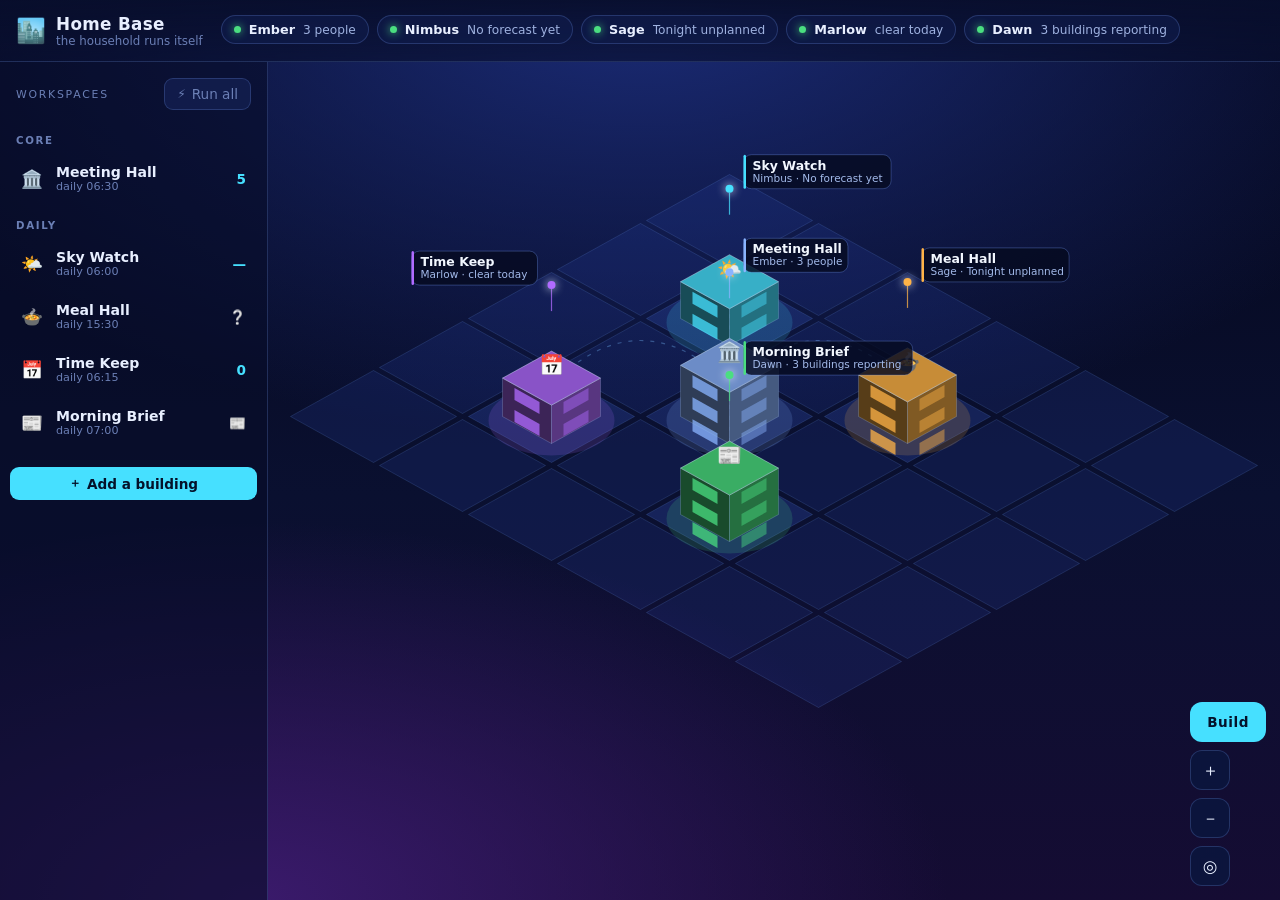
<file: family-city/index.html>
<!doctype html>
<html lang="en">
<head>
  <meta charset="utf-8" />
  <meta name="viewport" content="width=device-width, initial-scale=1, viewport-fit=cover" />
  <title>Family City</title>
  <meta name="description" content="A city you build for your household — every building is an agent with its own job and schedule." />
  <meta name="color-scheme" content="dark" />
  <link rel="icon" href="data:image/svg+xml,<svg xmlns='http://www.w3.org/2000/svg' viewBox='0 0 100 100'><text y='.9em' font-size='90'>🏙️</text></svg>" />
  <link rel="stylesheet" href="./styles.css" />
</head>
<body>
  <div class="app">
    <header class="topbar">
      <div class="brand">
        <span class="brand-mark" aria-hidden="true">🏙️</span>
        <div>
          <h1 id="cityName">Home Base</h1>
          <p id="cityTagline" class="brand-tag">the household runs itself</p>
        </div>
      </div>
      <div class="ticker-wrap">
        <div id="ticker" class="ticker" role="list" aria-label="Agent status"></div>
      </div>
    </header>

    <div class="stage">
      <aside id="rail" class="rail" aria-label="Buildings"></aside>

      <main class="map" id="map">
        <div class="map-tools">
          <button id="addBuilding" class="tool primary wide" type="button" title="Add a building">Build</button>
          <button id="zoomIn" class="tool" type="button" aria-label="Zoom in">＋</button>
          <button id="zoomOut" class="tool" type="button" aria-label="Zoom out">－</button>
          <button id="recenter" class="tool" type="button" aria-label="Re-center the city">◎</button>
        </div>
        <p class="place-hint">Pick an empty lot for your new building · <kbd>Esc</kbd> to cancel</p>
      </main>
    </div>

    <aside id="panel" class="panel" hidden aria-label="Building details"></aside>
    <div id="modal" class="modal" hidden></div>
  </div>

  <noscript>
    <p style="padding:2rem;color:#dbe6ff">Family City needs JavaScript. Everything runs locally in your browser — nothing is sent anywhere.</p>
  </noscript>

  <script type="module" src="./js/main.js"></script>
</body>
</html>
</file>
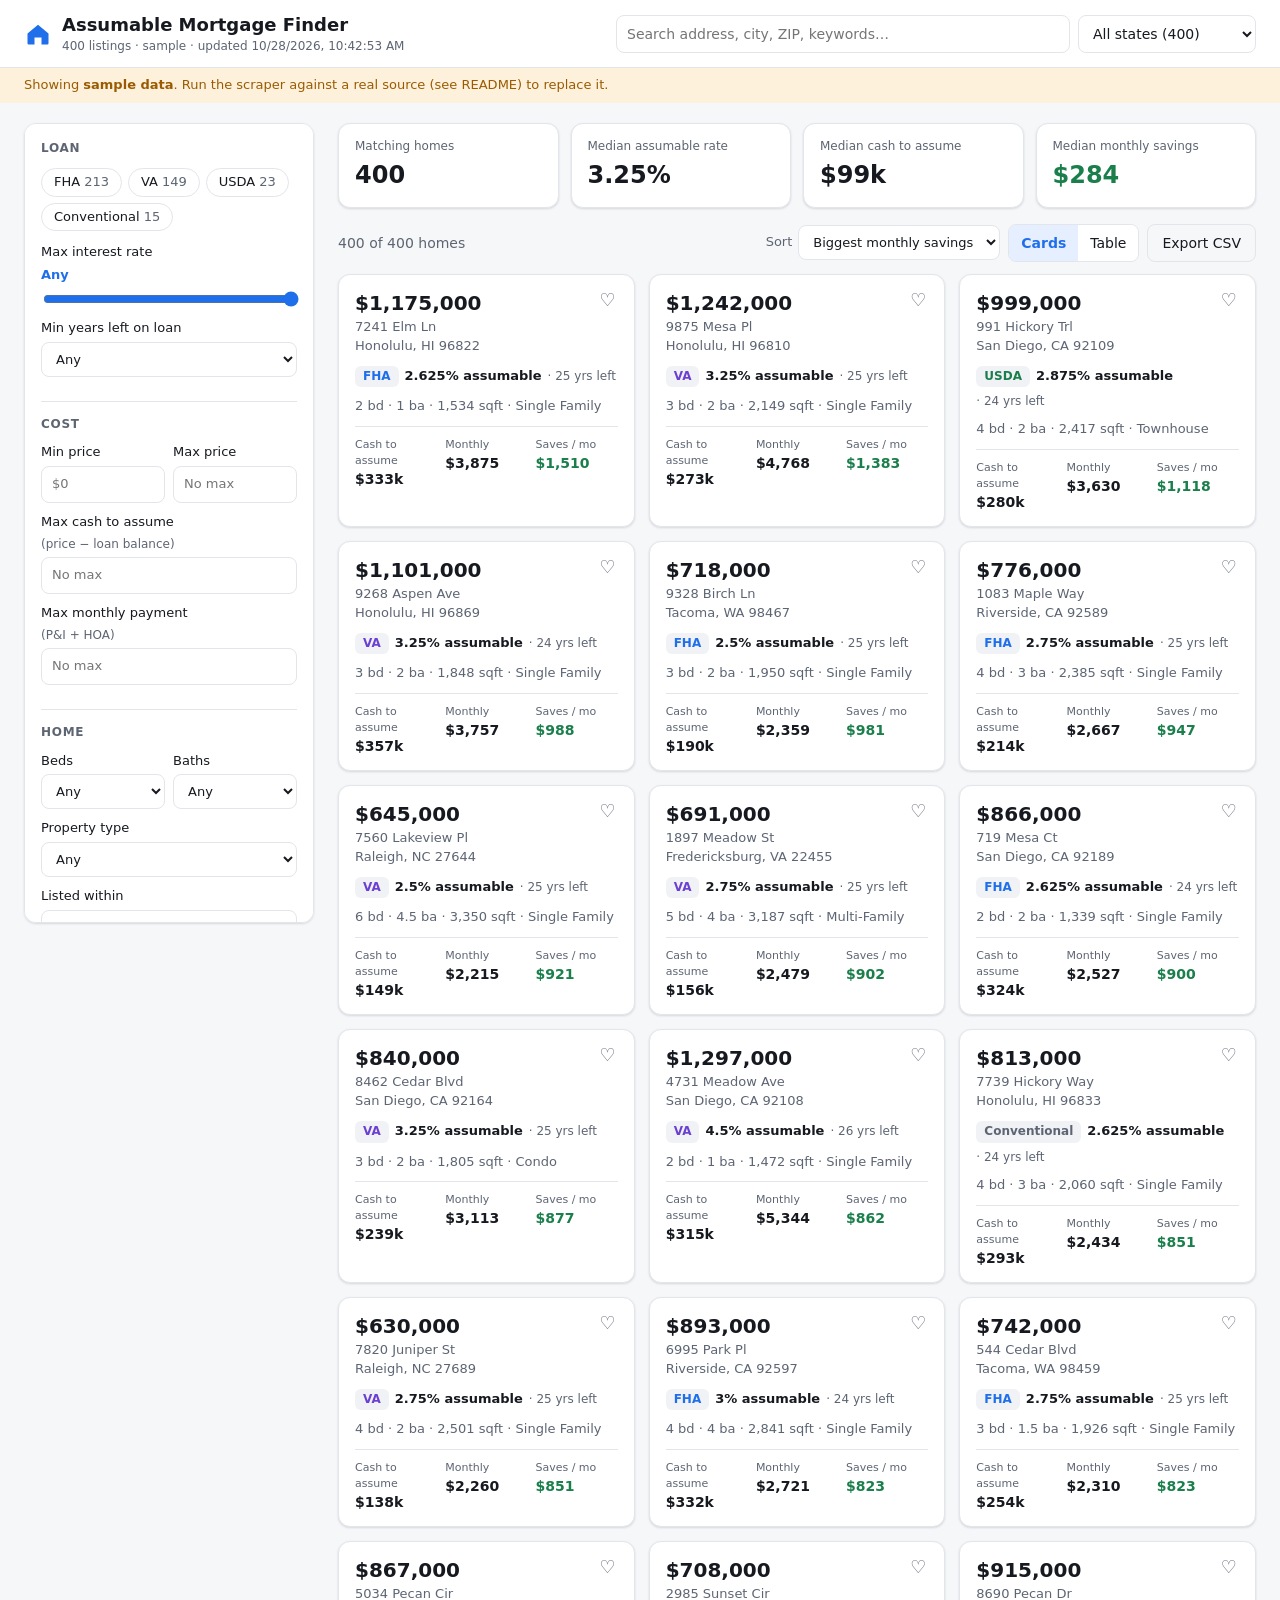
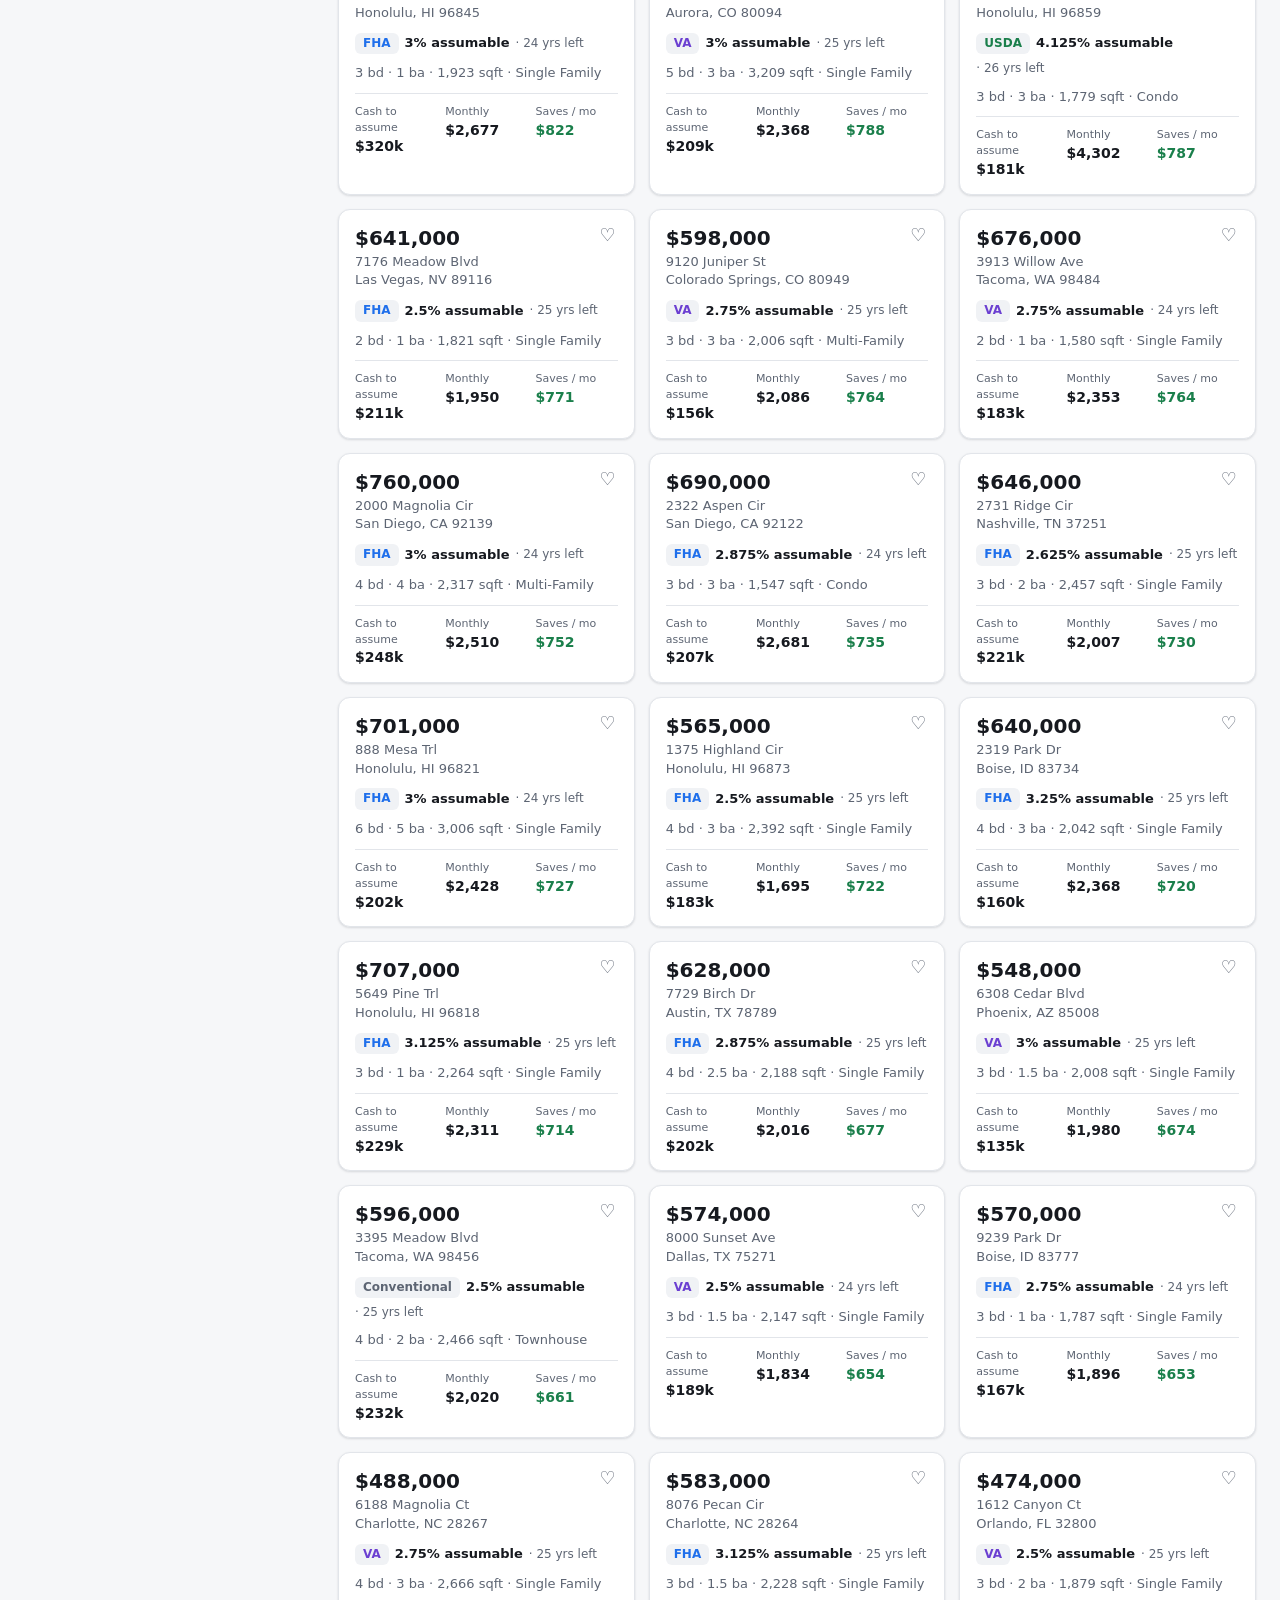
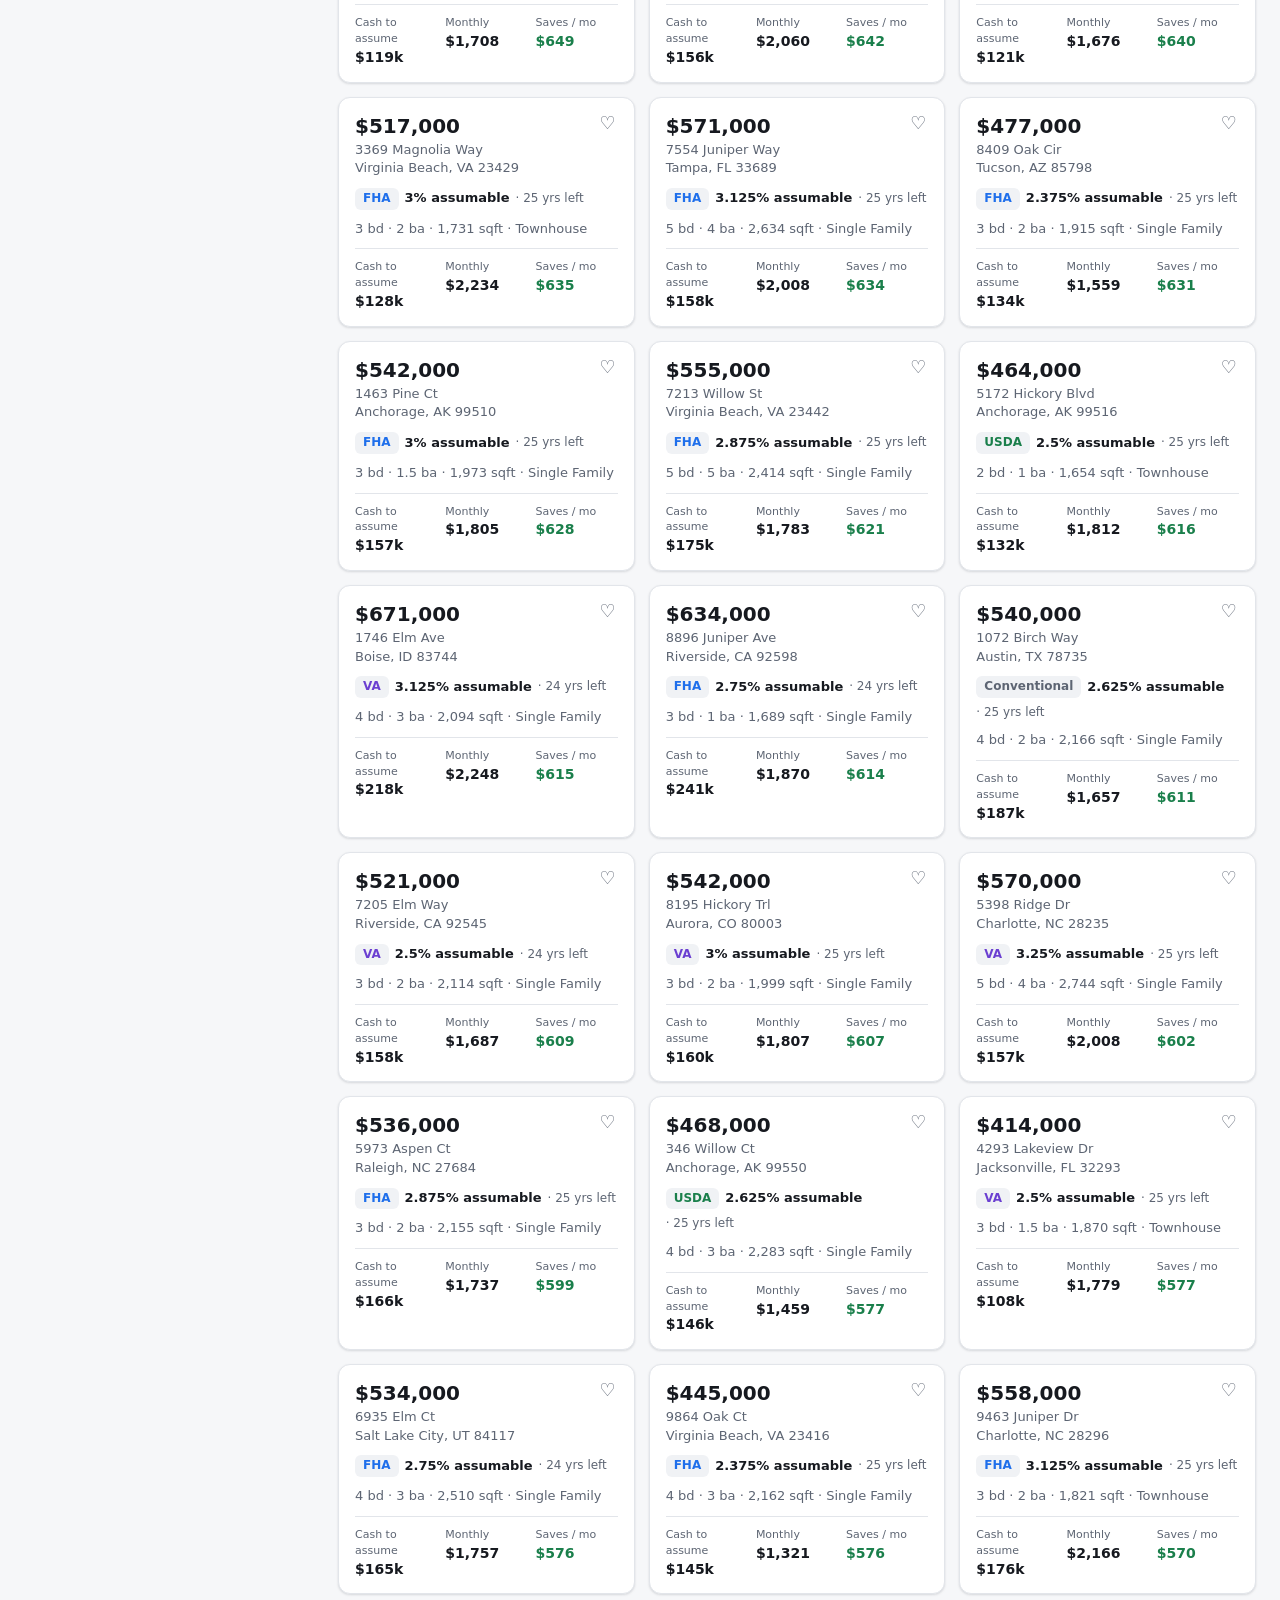
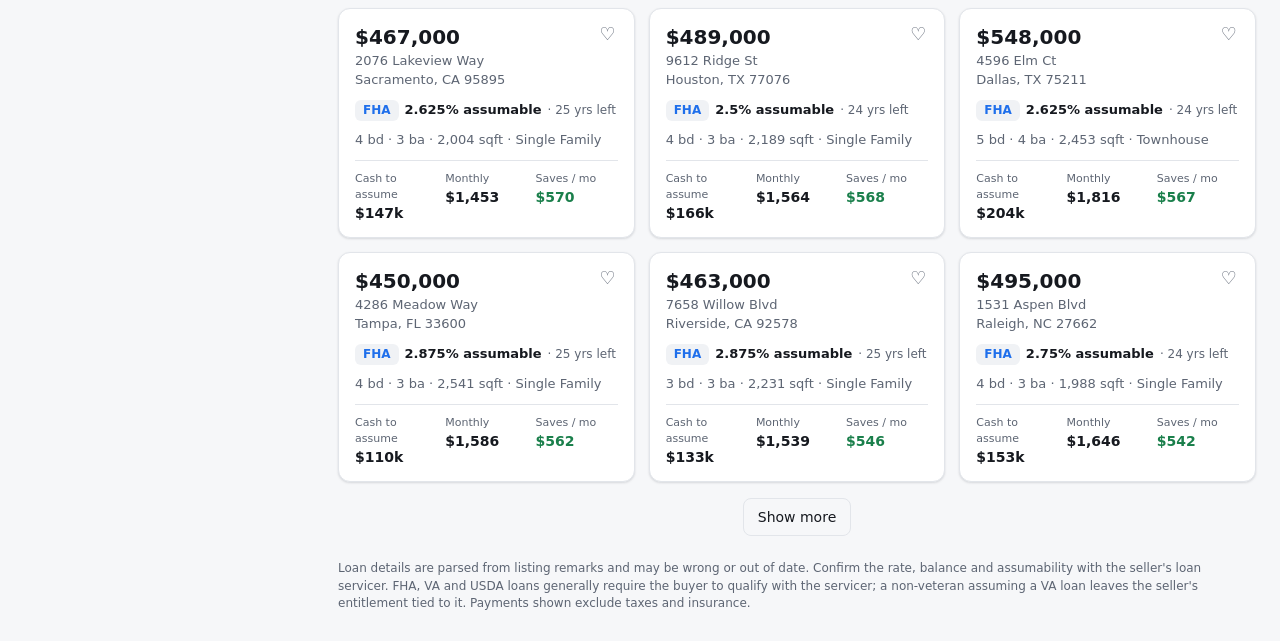
<file: assumable-mortgages/dashboard/index.html>
<!doctype html>
<html lang="en">
<head>
  <meta charset="utf-8">
  <meta name="viewport" content="width=device-width, initial-scale=1">
  <title>Assumable Mortgage Finder</title>
  <link rel="stylesheet" href="styles.css">
</head>
<body>
  <header class="topbar">
    <div class="brand">
      <svg viewBox="0 0 24 24" aria-hidden="true"><path d="M3 11.5 12 4l9 7.5V20a1 1 0 0 1-1 1h-5v-6H9v6H4a1 1 0 0 1-1-1z"/></svg>
      <div>
        <h1>Assumable Mortgage Finder</h1>
        <p id="dataMeta" class="muted">Loading listings…</p>
      </div>
    </div>
    <div class="search">
      <input id="q" type="search" placeholder="Search address, city, ZIP, keywords…" aria-label="Search listings">
      <select id="state" aria-label="State"><option value="">All states</option></select>
      <button id="toggleFilters" class="btn ghost only-mobile" aria-expanded="false">Filters</button>
    </div>
  </header>

  <div id="demoBanner" class="banner" hidden>
    Showing <strong>sample data</strong>. Run the scraper against a real source (see README) to replace it.
  </div>

  <div class="layout">
    <aside id="filters" class="filters">
      <section>
        <h2>Loan</h2>
        <div class="chips" id="loanTypes"></div>
        <label class="field">Max interest rate <output id="maxRateOut"></output>
          <input id="maxRate" type="range" min="1.5" max="8" step="0.125" value="8">
        </label>
        <label class="field">Min years left on loan
          <select id="minYears"><option value="">Any</option><option>10</option><option>15</option><option>20</option><option>25</option></select>
        </label>
      </section>

      <section>
        <h2>Cost</h2>
        <div class="row">
          <label class="field">Min price<input id="minPrice" type="number" inputmode="numeric" placeholder="$0" step="10000"></label>
          <label class="field">Max price<input id="maxPrice" type="number" inputmode="numeric" placeholder="No max" step="10000"></label>
        </div>
        <label class="field">Max cash to assume <span class="hint">(price − loan balance)</span>
          <input id="maxGap" type="number" inputmode="numeric" placeholder="No max" step="5000">
        </label>
        <label class="field">Max monthly payment <span class="hint">(P&amp;I + HOA)</span>
          <input id="maxPay" type="number" inputmode="numeric" placeholder="No max" step="100">
        </label>
      </section>

      <section>
        <h2>Home</h2>
        <div class="row">
          <label class="field">Beds<select id="minBeds"><option value="">Any</option><option value="1">1+</option><option value="2">2+</option><option value="3">3+</option><option value="4">4+</option><option value="5">5+</option></select></label>
          <label class="field">Baths<select id="minBaths"><option value="">Any</option><option value="1">1+</option><option value="1.5">1.5+</option><option value="2">2+</option><option value="3">3+</option></select></label>
        </div>
        <label class="field">Property type<select id="ptype"><option value="">Any</option></select></label>
        <label class="field">Listed within
          <select id="listedWithin"><option value="">Any time</option><option value="7">7 days</option><option value="30">30 days</option><option value="60">60 days</option></select>
        </label>
        <label class="check"><input id="favOnly" type="checkbox"> Saved homes only</label>
      </section>

      <section class="finance">
        <h2>Your numbers</h2>
        <label class="field">Today's 30-yr rate (for comparison)
          <input id="marketRate" type="number" step="0.05" min="0" value="6.5">
        </label>
        <label class="field">Cash you have for the equity gap
          <input id="cash" type="number" inputmode="numeric" placeholder="Not set" step="5000">
        </label>
        <label class="check"><input id="gapFinance" type="checkbox" checked> Finance any shortfall with a 2nd loan</label>
        <label class="field">2nd-loan rate (20 yr)
          <input id="secondRate" type="number" step="0.25" min="0" value="9">
        </label>
        <p class="hint">With cash set and gap financing off, homes you can't cover are hidden.</p>
      </section>

      <button id="reset" class="btn ghost wide">Reset filters</button>
    </aside>

    <main>
      <section class="kpis" aria-label="Summary">
        <div class="kpi"><span class="kpi-label">Matching homes</span><span class="kpi-value" id="kCount">–</span></div>
        <div class="kpi"><span class="kpi-label">Median assumable rate</span><span class="kpi-value" id="kRate">–</span></div>
        <div class="kpi"><span class="kpi-label">Median cash to assume</span><span class="kpi-value" id="kGap">–</span></div>
        <div class="kpi"><span class="kpi-label">Median monthly savings</span><span class="kpi-value" id="kSave">–</span></div>
      </section>

      <div class="toolbar">
        <span id="resultCount" class="muted"></span>
        <div class="toolbar-right">
          <label class="sort">Sort
            <select id="sort">
              <option value="savings">Biggest monthly savings</option>
              <option value="rate">Lowest rate</option>
              <option value="gap">Least cash needed</option>
              <option value="payment">Lowest payment</option>
              <option value="priceAsc">Price: low to high</option>
              <option value="priceDesc">Price: high to low</option>
              <option value="newest">Newest listed</option>
            </select>
          </label>
          <div class="seg" role="group" aria-label="View">
            <button id="viewCards" class="active" aria-pressed="true">Cards</button>
            <button id="viewTable" aria-pressed="false">Table</button>
          </div>
          <button id="export" class="btn ghost">Export CSV</button>
        </div>
      </div>

      <div id="results" class="cards"></div>
      <div id="empty" class="empty" hidden>
        <p>No homes match these filters.</p>
        <button class="btn" onclick="document.getElementById('reset').click()">Reset filters</button>
      </div>
      <div id="loadError" class="empty" hidden>
        <p>Couldn't load <code>data/listings.json</code>. Serve this folder over HTTP (<code>python -m http.server</code>) or load a file:</p>
        <input id="fileInput" type="file" accept=".json,application/json">
      </div>
      <div class="pager"><button id="more" class="btn ghost" hidden>Show more</button></div>

      <footer class="muted small">
        Loan details are parsed from listing remarks and may be wrong or out of date. Confirm the rate, balance and
        assumability with the seller's loan servicer. FHA, VA and USDA loans generally require the buyer to qualify with
        the servicer; a non-veteran assuming a VA loan leaves the seller's entitlement tied to it. Payments shown exclude
        taxes and insurance.
      </footer>
    </main>
  </div>

  <dialog id="detail"><div id="detailBody"></div></dialog>
  <script src="app.js"></script>
</body>
</html>
</file>
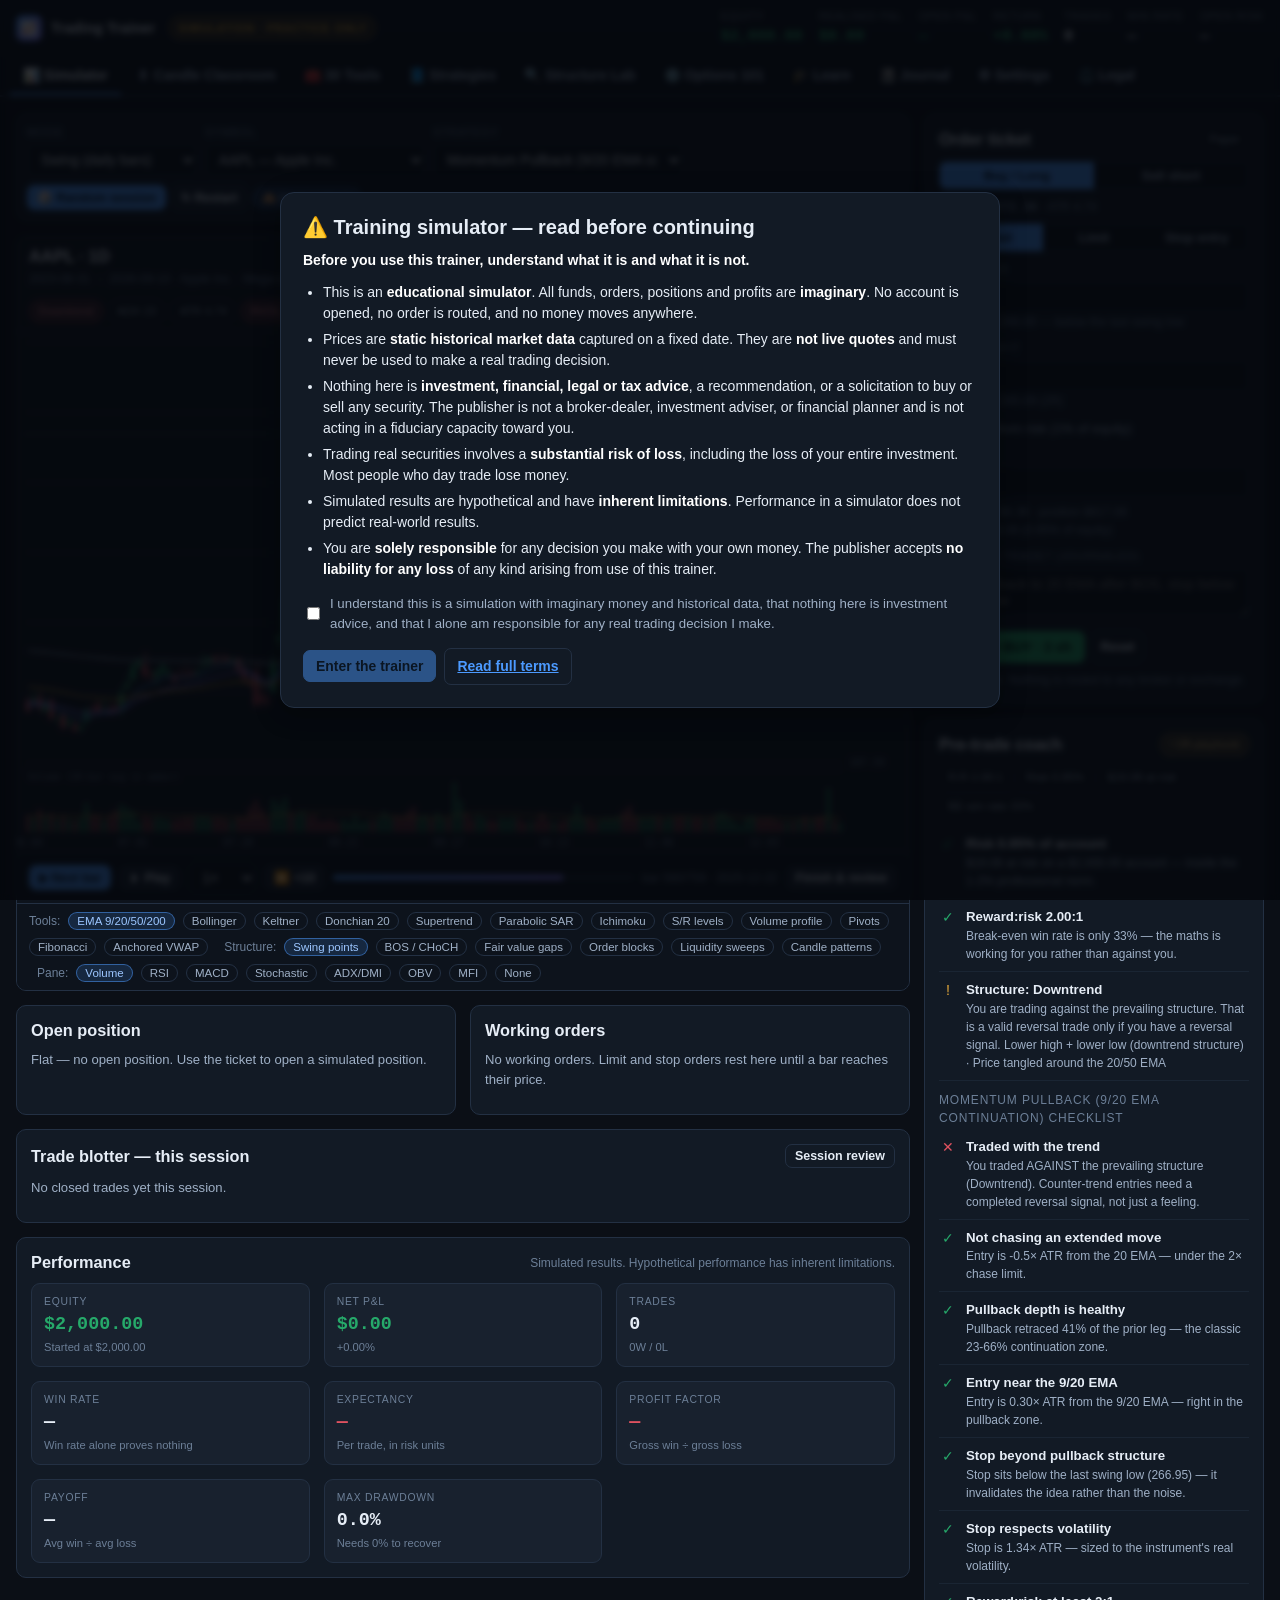
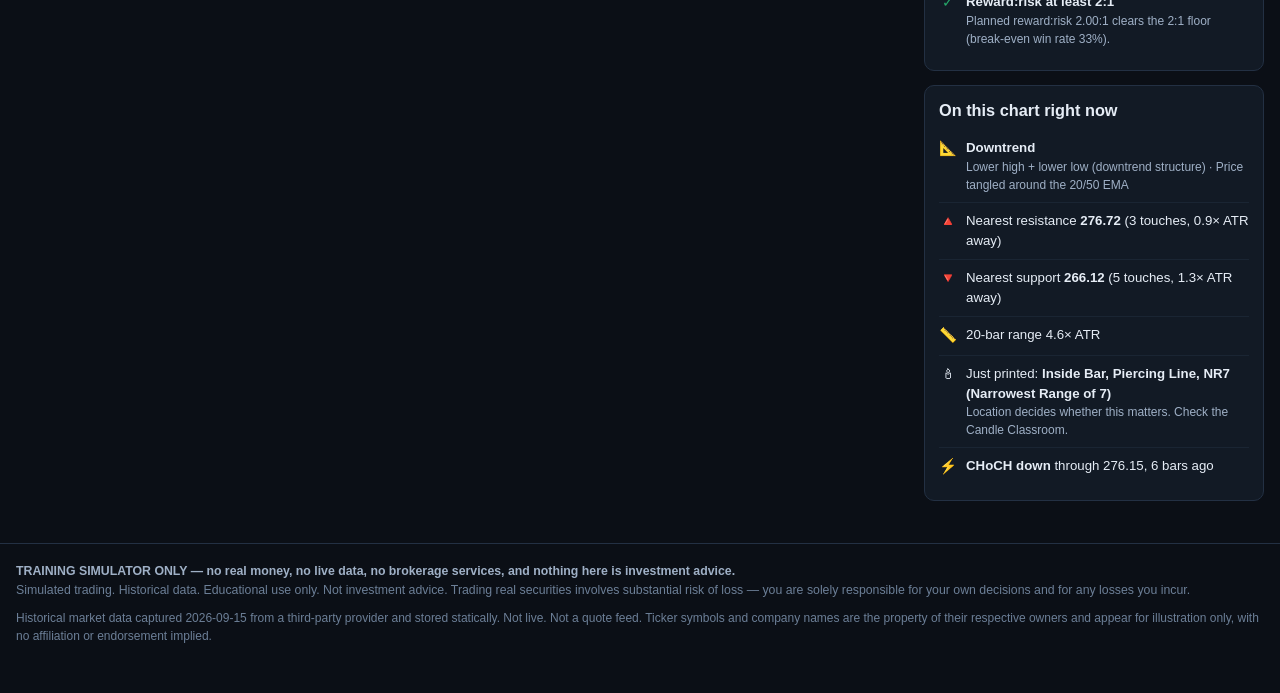
<file: docs/trainer/index.html>
<!DOCTYPE html>
<html lang="en">
<head>
<meta charset="UTF-8">
<meta name="viewport" content="width=device-width, initial-scale=1, viewport-fit=cover">
<title>Trading Trainer — Day &amp; Swing Simulator (Practice Only)</title>
<meta name="description" content="A free browser-based day and swing trading trainer: replay real historical stock data bar by bar, paper-trade with simulated funds, and get automated coaching on your entries, exits, stops and position sizing. Simulation only — not investment advice.">
<meta name="robots" content="index, follow">
<meta property="og:title" content="Trading Trainer — Day &amp; Swing Simulator">
<meta property="og:description" content="Practice day and swing trading on real historical data with paper funds, strategy playbooks, a candle classroom and automated trade review. Training purposes only.">
<meta property="og:type" content="website">
<link rel="icon" href="data:image/svg+xml,<svg xmlns='http://www.w3.org/2000/svg' viewBox='0 0 100 100'><text y='.9em' font-size='90'>📈</text></svg>">
<link rel="stylesheet" href="assets/css/app.css">
</head>
<body>

<!-- ============ first-run legal gate ============ -->
<div class="modal-back" id="gate" hidden>
  <div class="modal" role="dialog" aria-modal="true" aria-labelledby="gate-title">
    <h2 id="gate-title">⚠️ Training simulator — read before continuing</h2>
    <div class="prose" id="gate-body"></div>
    <label class="toggle" style="margin:14px 0">
      <input type="checkbox" id="gate-check">
      <span>I understand this is a simulation with imaginary money and historical data, that nothing here is investment advice, and that I alone am responsible for any real trading decision I make.</span>
    </label>
    <div class="row">
      <button class="btn primary" id="gate-accept" disabled>Enter the trainer</button>
      <a class="btn ghost" href="#" id="gate-legal">Read full terms</a>
    </div>
  </div>
</div>

<!-- ============ post-trade review modal ============ -->
<div class="modal-back" id="review-modal" hidden>
  <div class="modal" role="dialog" aria-modal="true" aria-labelledby="rev-title">
    <div class="panel-h">
      <h2 id="rev-title" style="margin:0">Trade review</h2>
      <button class="btn sm ghost" id="rev-close">Close</button>
    </div>
    <div id="rev-body"></div>
  </div>
</div>

<header class="topbar">
  <div class="topbar-inner">
    <div class="brand"><span class="logo">📈</span> Trading Trainer</div>
    <span class="sim-badge" title="Nothing here is real">Simulation · Practice only</span>
    <div class="spacer"></div>
    <div class="acct-strip" id="acct-strip"></div>
  </div>
  <nav class="nav" id="nav"></nav>
</header>

<main>
  <!-- ============ SIMULATOR ============ -->
  <section class="view active" id="view-sim">
    <div class="grid sim-layout">
      <div class="stack">
        <div class="panel tight">
          <div class="row" id="sim-setup"></div>
        </div>

        <div class="chart-wrap">
          <div class="chart-top">
            <div>
              <div class="sym-name" id="c-sym">—</div>
              <div class="tiny dim" id="c-meta">—</div>
            </div>
            <div class="ohlc-read" id="c-ohlc"></div>
            <div class="spacer" style="flex:1"></div>
            <div class="row tight" id="c-context"></div>
          </div>
          <canvas id="chart"></canvas>
          <div class="replay-bar">
            <button class="btn sm primary" id="btn-next" title="Advance one bar (N or Space)">▶ Next bar</button>
            <button class="btn sm" id="btn-play" title="Auto-play">⏵ Play</button>
            <select id="speed" style="width:auto" title="Playback speed">
              <option value="1200">0.5×</option>
              <option value="600" selected>1×</option>
              <option value="300">2×</option>
              <option value="120">5×</option>
              <option value="40">15×</option>
            </select>
            <button class="btn sm" id="btn-skip" title="Skip 10 bars">⏩ +10</button>
            <div class="progress"><i id="prog" style="width:0%"></i></div>
            <span class="tiny dim" id="bar-count">—</span>
            <button class="btn sm" id="btn-end" title="Finish this session and review it">Finish &amp; review</button>
          </div>
          <div class="replay-bar" id="overlay-bar" style="border-top:1px solid var(--line)"></div>
        </div>

        <div class="grid cards-2">
          <div class="panel">
            <div class="panel-h"><h3>Open position</h3><span class="tiny dim" id="pos-note"></span></div>
            <div id="pos-body"><p class="muted small">Flat. Use the ticket to open a simulated position.</p></div>
          </div>
          <div class="panel">
            <div class="panel-h"><h3>Working orders</h3></div>
            <div id="orders-body"><p class="muted small">No working orders.</p></div>
          </div>
        </div>

        <div class="panel">
          <div class="panel-h"><h3>Trade blotter — this session</h3><button class="btn sm ghost" id="btn-session-review">Session review</button></div>
          <div class="t-scroll" id="blotter"></div>
        </div>

        <div class="panel">
          <div class="panel-h"><h3>Performance</h3><span class="tiny dim">Simulated results. Hypothetical performance has inherent limitations.</span></div>
          <div class="grid cards-4" id="stats-grid"></div>
        </div>
      </div>

      <!-- right rail -->
      <div class="stack">
        <div class="panel">
          <div class="panel-h"><h3>Order ticket</h3><span class="chip" id="ticket-mode">Paper</span></div>
          <div id="ticket"></div>
        </div>
        <div class="panel">
          <div class="panel-h"><h3>Pre-trade coach</h3><span class="chip" id="coach-verdict">—</span></div>
          <div id="coach-body"><p class="muted small">Fill in the ticket to see the checks.</p></div>
        </div>
        <div class="panel">
          <div class="panel-h"><h3>On this chart right now</h3></div>
          <div id="live-context"></div>
        </div>
      </div>
    </div>
  </section>

  <!-- ============ CANDLE CLASSROOM ============ -->
  <section class="view" id="view-candles">
    <div class="panel" style="margin-bottom:14px">
      <div class="panel-h"><h2>Candle Classroom</h2><button class="btn sm primary" id="btn-quiz">Start quiz</button></div>
      <p class="muted small" style="margin:0">Every pattern below is detectable by the trainer on real charts. A pattern is a sentence about who won a bar — it only means something when you read it together with <strong>location</strong> (what level it printed at) and <strong>context</strong> (what came before it).</p>
      <div class="filters" id="pattern-filters" style="margin-top:12px"></div>
    </div>
    <div id="quiz-box"></div>
    <div class="grid cards-3" id="pattern-grid"></div>
  </section>

  <!-- ============ TOOLS ============ -->
  <section class="view" id="view-tools">
    <div class="panel" style="margin-bottom:14px">
      <h2>The 30 tools traders actually use</h2>
      <p class="muted small" style="margin:0">Ranked by how often they appear on real trading screens, not by how exotic they are. Tools marked <span class="chip on">on chart</span> can be switched on in the simulator. Any tool can be misused — each entry includes how it fails.</p>
    </div>
    <div id="tools-list"></div>
    <div class="panel" style="margin-top:14px">
      <h3>Honourable mentions</h3>
      <ul class="small muted" id="tool-extras"></ul>
    </div>
  </section>

  <!-- ============ STRATEGIES ============ -->
  <section class="view" id="view-strategies">
    <div class="panel" style="margin-bottom:14px">
      <h2>Strategy playbooks</h2>
      <p class="muted small" style="margin:0">Pick one in the simulator and the coach grades every trade against its rules. These are teaching frameworks, not recommendations — no strategy works in every market, and every one of them has losing streaks by design.</p>
    </div>
    <div id="strategy-list"></div>
  </section>

  <!-- ============ STRUCTURE LAB ============ -->
  <section class="view" id="view-structure">
    <div class="panel" style="margin-bottom:14px">
      <div class="panel-h"><h2>Structure Lab</h2><div class="row tight" id="lab-controls"></div></div>
      <p class="muted small" style="margin:0">Real charts with structure detected automatically, so you can train your eye on what a swing, a break of structure, an imbalance and a stop hunt actually look like. Toggle one element at a time — reading everything at once teaches nothing.</p>
    </div>
    <div class="chart-wrap" style="margin-bottom:14px">
      <canvas id="lab-chart" style="display:block;width:100%;height:460px"></canvas>
    </div>
    <div class="grid cards-2" id="lab-readout"></div>
  </section>

  <!-- ============ OPTIONS ============ -->
  <section class="view" id="view-options">
    <div id="options-body"></div>
  </section>

  <!-- ============ LEARN ============ -->
  <section class="view" id="view-learn">
    <div class="grid" style="grid-template-columns:240px minmax(0,1fr);gap:14px" id="learn-layout">
      <div class="panel" style="align-self:start;position:sticky;top:96px">
        <h3>Curriculum</h3>
        <div id="lesson-nav"></div>
      </div>
      <div class="panel prose" id="lesson-body"></div>
    </div>
  </section>

  <!-- ============ JOURNAL ============ -->
  <section class="view" id="view-journal">
    <div class="panel" style="margin-bottom:14px">
      <div class="panel-h"><h2>Trade journal</h2>
        <div class="row tight">
          <button class="btn sm" id="btn-export">Export JSON</button>
          <button class="btn sm" id="btn-export-csv">Export CSV</button>
          <button class="btn sm ghost" id="btn-clear-journal">Clear journal</button>
        </div>
      </div>
      <p class="muted small" style="margin:0">Stored only in this browser. Every simulated trade you close is recorded here with its R multiple, MAE/MFE and process grade.</p>
    </div>
    <div class="grid cards-4" id="journal-stats" style="margin-bottom:14px"></div>
    <div class="panel" style="margin-bottom:14px">
      <div class="panel-h"><h3>What the numbers say</h3></div>
      <div id="journal-notes"></div>
    </div>
    <div class="panel">
      <div class="panel-h"><h3>All trades</h3><span class="tiny dim" id="journal-count"></span></div>
      <div class="t-scroll" id="journal-table"></div>
    </div>
  </section>

  <!-- ============ SETTINGS ============ -->
  <section class="view" id="view-settings">
    <div class="grid cards-2">
      <div class="panel">
        <h2>Account &amp; risk settings</h2>
        <div id="settings-form"></div>
      </div>
      <div class="panel">
        <h3>What this simulator assumes</h3>
        <div id="assumptions"></div>
      </div>
    </div>
  </section>

  <!-- ============ LEGAL ============ -->
  <section class="view" id="view-legal">
    <div class="panel prose" id="legal-body"></div>
  </section>
</main>

<footer>
  <div class="legal-strip">
    <p id="footer-legal"></p>
    <p class="tiny">Historical market data captured <span id="data-date">2026-09-15</span> from a third-party provider and stored statically. Not live. Not a quote feed. Ticker symbols and company names are the property of their respective owners and appear for illustration only, with no affiliation or endorsement implied.</p>
  </div>
</footer>

<div id="toasts"></div>

<script src="assets/js/core.js"></script>
<script src="assets/js/indicators.js"></script>
<script src="assets/js/structure.js"></script>
<script src="assets/js/chart.js"></script>
<script src="assets/js/sim.js"></script>
<script src="assets/js/strategies.js"></script>
<script src="assets/js/review.js"></script>
<script src="assets/js/patterns.js"></script>
<script src="assets/js/tools.js"></script>
<script src="assets/js/options.js"></script>
<script src="assets/js/learn.js"></script>
<script src="assets/js/legal.js"></script>
<script src="data/daily.js"></script>
<script src="assets/js/data.js"></script>
<script src="assets/js/app.js"></script>
<script src="assets/js/app-trade.js"></script>
<script src="assets/js/app-views.js"></script>
<script>window.addEventListener('DOMContentLoaded', function () { window.TT.app.boot(); });</script>
</body>
</html>
</file>
<file: family-city/styles.css>
/* Family City — night-city dashboard.
   One stylesheet, no framework. Tokens first, then layout, then parts. */

:root {
  --bg-0: #04061a;
  --bg-1: #0a1030;
  --bg-2: #101a45;
  --panel: rgba(11, 21, 60, 0.86);
  --panel-solid: #0b153c;
  --line: rgba(122, 162, 255, 0.22);
  --line-strong: rgba(122, 162, 255, 0.42);
  --ink: #e8efff;
  --ink-dim: #9fb2e0;
  --ink-faint: #6b7fb5;
  --accent: #46e0ff;
  --ok: #4ade80;
  --warn: #ffb347;
  --danger: #ff6b8b;
  --info: #7aa2ff;
  --radius: 14px;
  --radius-sm: 9px;
  --shadow: 0 18px 50px rgba(2, 6, 30, 0.7);
  --font: ui-sans-serif, system-ui, -apple-system, "Segoe UI", Roboto, "Helvetica Neue", sans-serif;
  --mono: ui-monospace, "SF Mono", "Cascadia Code", Menlo, monospace;
}

* { box-sizing: border-box; }

/* display: is set on .panel/.modal below, which would otherwise beat the
   user-agent [hidden] rule and leave invisible overlays eating clicks. */
[hidden] { display: none !important; }

html, body {
  height: 100%;
  margin: 0;
}

body {
  font-family: var(--font);
  color: var(--ink);
  background:
    radial-gradient(120% 90% at 50% 0%, #1b2c78 0%, transparent 55%),
    radial-gradient(90% 70% at 20% 100%, #3a1a6b 0%, transparent 60%),
    linear-gradient(180deg, var(--bg-0), var(--bg-1) 55%, #150c33);
  overflow: hidden;
}

button, input, select, textarea { font: inherit; color: inherit; }

h1, h2, h3, h4 { margin: 0; font-weight: 650; letter-spacing: -0.01em; }
p { margin: 0; }

.muted { color: var(--ink-dim); }
.small { font-size: 0.82rem; }

/* ---------- shell ---------- */

.app {
  display: grid;
  /* minmax(0,…) or the grid column sizes to the ticker's max-content and the
     whole page scrolls sideways on a phone. */
  grid-template-columns: minmax(0, 1fr);
  grid-template-rows: auto minmax(0, 1fr);
  height: 100dvh;
}

.topbar {
  display: flex;
  align-items: center;
  gap: 18px;
  padding: 10px 16px;
  border-bottom: 1px solid var(--line);
  background: linear-gradient(180deg, rgba(8, 14, 44, 0.95), rgba(8, 14, 44, 0.6));
  backdrop-filter: blur(10px);
  min-height: 62px;
  min-width: 0;
}

.brand { display: flex; align-items: center; gap: 10px; flex: 0 0 auto; }
.brand-mark { font-size: 1.5rem; }
.brand h1 { font-size: 1.05rem; letter-spacing: 0.02em; }
.brand-tag { font-size: 0.74rem; color: var(--ink-faint); text-transform: lowercase; }

.ticker-wrap { flex: 1 1 auto; min-width: 0; }
.ticker {
  display: flex;
  gap: 8px;
  overflow-x: auto;
  scrollbar-width: thin;
  padding-bottom: 2px;
}
.ticker::-webkit-scrollbar { height: 5px; }
.ticker::-webkit-scrollbar-thumb { background: var(--line-strong); border-radius: 4px; }

.tick {
  display: inline-flex;
  align-items: center;
  gap: 8px;
  flex: 0 0 auto;
  padding: 6px 12px;
  border-radius: 999px;
  border: 1px solid var(--line);
  background: rgba(16, 28, 74, 0.7);
  cursor: pointer;
  white-space: nowrap;
  transition: border-color 0.15s, transform 0.15s;
}
.tick:hover { border-color: var(--accent); transform: translateY(-1px); }
.tick.on { border-color: var(--accent); box-shadow: 0 0 0 1px var(--accent) inset; }
.tick-dot {
  width: 7px; height: 7px; border-radius: 50%;
  background: var(--accent);
  box-shadow: 0 0 8px var(--accent);
}
.tick.ok .tick-dot { background: var(--ok); box-shadow: 0 0 8px var(--ok); }
.tick.error .tick-dot { background: var(--danger); box-shadow: 0 0 8px var(--danger); }
.tick.running .tick-dot { background: var(--warn); animation: pulse 1s infinite; }
.tick-name { font-size: 0.8rem; font-weight: 650; }
.tick-line { font-size: 0.76rem; color: var(--ink-dim); max-width: 26ch; overflow: hidden; text-overflow: ellipsis; }

@keyframes pulse { 50% { opacity: 0.35; } }

.stage {
  display: grid;
  grid-template-columns: 268px minmax(0, 1fr);
  min-height: 0;
  min-width: 0;
}

/* ---------- rail ---------- */

.rail {
  border-right: 1px solid var(--line);
  background: rgba(7, 13, 40, 0.6);
  padding: 12px 10px 24px;
  overflow-y: auto;
  display: flex;
  flex-direction: column;
  gap: 4px;
}

.rail-head {
  display: flex; align-items: center; justify-content: space-between;
  font-size: 0.68rem; letter-spacing: 0.16em; color: var(--ink-faint);
  padding: 4px 6px 8px;
}

.rail-cat {
  font-size: 0.64rem;
  letter-spacing: 0.16em;
  text-transform: uppercase;
  color: var(--ink-faint);
  padding: 12px 6px 4px;
}

.rail-item {
  display: grid;
  grid-template-columns: 26px 1fr auto;
  align-items: center;
  gap: 9px;
  width: 100%;
  padding: 9px 10px;
  border-radius: var(--radius-sm);
  border: 1px solid transparent;
  background: transparent;
  cursor: pointer;
  text-align: left;
  transition: background 0.15s, border-color 0.15s;
}
.rail-item:hover { background: rgba(30, 48, 116, 0.5); }
.rail-item.on {
  background: linear-gradient(90deg, color-mix(in srgb, var(--accent) 22%, transparent), transparent);
  border-color: var(--accent);
}
.rail-icon { font-size: 1.1rem; }
.rail-text { display: flex; flex-direction: column; min-width: 0; }
.rail-name { font-size: 0.88rem; font-weight: 600; overflow: hidden; text-overflow: ellipsis; white-space: nowrap; }
.rail-sub { font-size: 0.7rem; color: var(--ink-faint); }
.rail-metric { font-size: 0.85rem; font-weight: 700; color: var(--accent); }
.rail-add { margin-top: 16px; justify-content: center; }

/* ---------- map ---------- */

.map { position: relative; overflow: hidden; }

.city-svg {
  width: 100%;
  height: 100%;
  display: block;
  cursor: grab;
  touch-action: none;
}
.city-svg.grabbing { cursor: grabbing; }

.tile {
  fill: rgba(48, 78, 190, 0.16);
  stroke: rgba(120, 165, 255, 0.16);
  stroke-width: 1;
}
.tile.filled { fill: rgba(60, 96, 220, 0.24); }

.tile-empty { cursor: pointer; }
.tile-empty .slot {
  fill: rgba(70, 224, 255, 0.1);
  stroke: var(--accent);
  stroke-dasharray: 5 5;
  stroke-width: 1.5;
  animation: breathe 2.4s ease-in-out infinite;
}
.tile-empty:hover .slot, .tile-empty:focus-visible .slot { fill: rgba(70, 224, 255, 0.28); }
.slot-plus { fill: var(--accent); font-size: 20px; font-weight: 700; }
@keyframes breathe { 50% { opacity: 0.45; } }

.link {
  fill: none;
  stroke: rgba(122, 190, 255, 0.35);
  stroke-width: 1.2;
  stroke-dasharray: 4 7;
  animation: flow 14s linear infinite;
}
@keyframes flow { to { stroke-dashoffset: -220; } }

.b-hit { cursor: pointer; }
.face { stroke: rgba(180, 215, 255, 0.28); stroke-width: 0.8; }
.roof { stroke: rgba(220, 240, 255, 0.5); }
.window { pointer-events: none; }
.b-icon { font-size: 20px; }
.b-hit:hover .roof { filter: brightness(1.25); }
.b-hit:focus-visible { outline: none; }
.b-hit:focus-visible .roof { stroke: #fff; stroke-width: 2; }
.b-ring {
  fill: none;
  stroke: var(--accent);
  stroke-width: 2.5;
  filter: drop-shadow(0 0 8px var(--accent));
}

.b-label .lab-plate {
  fill: rgba(5, 10, 32, 0.82);
  stroke: rgba(122, 162, 255, 0.3);
  stroke-width: 1;
}
.b-label.selected .lab-plate { stroke: var(--accent); }
.b-label .lab-name { fill: #f2f7ff; font-size: 12.5px; font-weight: 700; }
.b-label .lab-sub { fill: #a3baea; font-size: 10.5px; }
.b-label .pin { stroke-width: 1.2; opacity: 0.75; }
.b-label .pin-dot { filter: drop-shadow(0 0 5px currentColor); }
.b-label.error .pin-dot { fill: var(--danger) !important; }
.b-label.running .pin-dot { animation: pulse 1s infinite; }
.b-label.selected .lab-name { fill: #fff; }

.map-tools {
  position: absolute;
  right: 14px;
  bottom: 14px;
  display: flex;
  flex-direction: column;
  gap: 8px;
  z-index: 3;
}
.tool {
  width: 40px; height: 40px;
  border-radius: 12px;
  border: 1px solid var(--line);
  background: rgba(12, 22, 62, 0.9);
  cursor: pointer;
  font-size: 1.05rem;
  display: grid; place-items: center;
  backdrop-filter: blur(6px);
}
.tool:hover { border-color: var(--accent); color: var(--accent); }
/* The panel covers the right edge of the map, so slide the tools clear of it. */
body.panel-open .map-tools { right: calc(min(640px, 100vw) + 14px); }
.tool.primary { background: var(--accent); color: #04122a; border-color: transparent; font-weight: 800; }
.tool.wide { width: auto; padding: 0 16px; font-size: 0.85rem; letter-spacing: 0.04em; }

.place-hint {
  position: absolute;
  left: 50%; top: 14px;
  transform: translateX(-50%);
  padding: 8px 14px;
  border-radius: 999px;
  border: 1px solid var(--accent);
  background: rgba(9, 20, 56, 0.92);
  font-size: 0.8rem;
  display: none;
  z-index: 3;
}
body.placing .place-hint { display: block; }
kbd {
  font-family: var(--mono); font-size: 0.72rem;
  border: 1px solid var(--line); border-radius: 5px; padding: 1px 5px;
}

/* ---------- panel ---------- */

.panel {
  position: fixed;
  top: 0; right: 0; bottom: 0;
  width: min(640px, 100vw);
  background: linear-gradient(180deg, #080f2e, #0a0826);
  border-left: 1px solid var(--line-strong);
  box-shadow: var(--shadow);
  display: flex;
  flex-direction: column;
  z-index: 20;
  animation: slide 0.18s ease-out;
}
@keyframes slide { from { transform: translateX(24px); opacity: 0; } }

.panel-head {
  display: flex;
  align-items: center;
  gap: 12px;
  padding: 14px 16px;
  border-bottom: 1px solid var(--line);
  background: linear-gradient(90deg, color-mix(in srgb, var(--accent) 16%, transparent), transparent);
}
.panel-icon {
  width: 42px; height: 42px;
  border-radius: 12px;
  display: grid; place-items: center;
  font-size: 1.3rem;
  background: color-mix(in srgb, var(--accent) 24%, rgba(10, 20, 60, 0.9));
  border: 1px solid var(--line);
}
.panel-titles { flex: 1; min-width: 0; }
.panel-titles h2 { font-size: 1.05rem; }
.panel-sub { font-size: 0.78rem; color: var(--ink-dim); display: flex; align-items: center; gap: 6px; }

.dot { width: 7px; height: 7px; border-radius: 50%; background: var(--info); }
.dot.ok { background: var(--ok); }
.dot.error { background: var(--danger); }
.dot.running { background: var(--warn); animation: pulse 1s infinite; }

.panel-body { flex: 1; overflow-y: auto; padding: 0 16px 40px; }

/* ---------- tabs ---------- */

.tabbar {
  display: flex;
  gap: 4px;
  border-bottom: 1px solid var(--line);
  position: sticky;
  top: 0;
  background: #080f2e;
  z-index: 2;
  margin: 0 -16px;
  padding: 8px 16px 0;
  overflow-x: auto;
}
.tab {
  border: none;
  background: transparent;
  padding: 8px 12px;
  border-bottom: 2px solid transparent;
  color: var(--ink-dim);
  cursor: pointer;
  white-space: nowrap;
  font-size: 0.86rem;
}
.tab:hover { color: var(--ink); }
.tab.on { color: var(--ink); border-bottom-color: var(--accent); }
.tabbody { padding-top: 14px; }

/* ---------- generic bits ---------- */

.sec { margin: 0 0 18px; }
.sec-head { display: flex; align-items: center; justify-content: space-between; gap: 10px; margin-bottom: 8px; }
.sec-title { font-size: 0.72rem; letter-spacing: 0.14em; text-transform: uppercase; color: var(--ink-faint); }
.sec-actions { display: flex; gap: 6px; }
.sec-body { display: flex; flex-direction: column; gap: 10px; }

.row { display: flex; flex-wrap: wrap; gap: 8px; align-items: center; }
.row.small-gap { gap: 6px; }
.grid { display: grid; gap: 10px; }

.field { display: flex; flex-direction: column; gap: 5px; }
.field-label { font-size: 0.74rem; color: var(--ink-dim); }
.field-hint { font-size: 0.72rem; color: var(--ink-faint); }

.input {
  background: rgba(6, 12, 38, 0.8);
  border: 1px solid var(--line);
  border-radius: var(--radius-sm);
  padding: 8px 10px;
  min-width: 0;
  width: 100%;
  transition: border-color 0.15s;
}
.input:focus { outline: none; border-color: var(--accent); box-shadow: 0 0 0 2px color-mix(in srgb, var(--accent) 25%, transparent); }
.input.tiny { width: auto; max-width: 130px; }
.textarea { resize: vertical; }
.select { appearance: none; background-image: linear-gradient(45deg, transparent 50%, var(--ink-dim) 50%), linear-gradient(135deg, var(--ink-dim) 50%, transparent 50%); background-position: calc(100% - 15px) 50%, calc(100% - 10px) 50%; background-size: 5px 5px; background-repeat: no-repeat; padding-right: 28px; }
select.input option { background: var(--panel-solid); }

input[type="color"].color-dot {
  width: 34px; height: 34px; padding: 2px;
  border-radius: 50%; border: 1px solid var(--line);
  background: transparent; cursor: pointer; flex: 0 0 auto;
}
.check { width: 18px; height: 18px; accent-color: var(--accent); cursor: pointer; flex: 0 0 auto; }

.btn {
  display: inline-flex;
  align-items: center;
  gap: 6px;
  padding: 7px 12px;
  border-radius: var(--radius-sm);
  border: 1px solid var(--line);
  background: rgba(20, 34, 84, 0.7);
  cursor: pointer;
  font-size: 0.85rem;
  transition: border-color 0.15s, background 0.15s, transform 0.1s;
  white-space: nowrap;
}
.btn:hover { border-color: var(--accent); }
.btn:active { transform: translateY(1px); }
.btn-primary { background: var(--accent); color: #04122a; border-color: transparent; font-weight: 650; }
.btn-primary:hover { filter: brightness(1.08); }
.btn-danger { background: rgba(120, 24, 48, 0.5); border-color: rgba(255, 107, 139, 0.45); color: #ffc7d2; }
.btn-icon { font-size: 0.9em; }

.chip {
  display: inline-flex; align-items: center; gap: 5px;
  padding: 3px 9px;
  border-radius: 999px;
  font-size: 0.74rem;
  border: 1px solid var(--line);
  background: rgba(20, 34, 84, 0.6);
  color: var(--ink-dim);
}
.chip-ok { border-color: rgba(74, 222, 128, 0.5); color: #b6f5cf; }
.chip-warn { border-color: rgba(255, 179, 71, 0.5); color: #ffd9a6; }
.chip-danger { border-color: rgba(255, 107, 139, 0.5); color: #ffc2ce; }
.chip-info { border-color: rgba(122, 162, 255, 0.5); color: #c6d6ff; }

.stat {
  border: 1px solid var(--line);
  border-radius: var(--radius);
  padding: 10px 12px;
  background: rgba(12, 22, 62, 0.55);
  min-width: 0;
}
.stat-value { font-size: 1.3rem; font-weight: 700; }
.stat-label { font-size: 0.7rem; text-transform: uppercase; letter-spacing: 0.1em; color: var(--ink-faint); }
.stat-sub { font-size: 0.76rem; color: var(--ink-dim); margin-top: 2px; }

.empty {
  border: 1px dashed var(--line);
  border-radius: var(--radius);
  padding: 20px;
  text-align: center;
  color: var(--ink-dim);
  display: flex; flex-direction: column; gap: 10px; align-items: center;
}
.errbox {
  border: 1px solid rgba(255, 107, 139, 0.45);
  background: rgba(90, 16, 40, 0.35);
  border-radius: var(--radius-sm);
  padding: 10px 12px;
  color: #ffc7d2;
  font-size: 0.85rem;
}
.loading { display: flex; align-items: center; gap: 8px; color: var(--ink-dim); padding: 12px; }
.spin {
  width: 14px; height: 14px; border-radius: 50%;
  border: 2px solid var(--line-strong); border-top-color: var(--accent);
  animation: spin 0.8s linear infinite;
}
@keyframes spin { to { transform: rotate(360deg); } }

.list { list-style: none; margin: 0; padding: 0; display: flex; flex-direction: column; gap: 6px; }
.list-item {
  display: flex; align-items: flex-start; gap: 10px;
  padding: 10px;
  border: 1px solid var(--line);
  border-radius: var(--radius-sm);
  background: rgba(12, 22, 62, 0.45);
}
.list-item.done { opacity: 0.5; }
.list-item.done .item-title { text-decoration: line-through; }
.item-main { flex: 1; min-width: 0; }
.item-title { font-size: 0.92rem; font-weight: 600; }
.item-detail { font-size: 0.8rem; color: var(--ink-dim); margin-top: 2px; }
.item-meta { display: flex; flex-wrap: wrap; gap: 5px; margin-top: 6px; }
.item-tools { display: flex; gap: 4px; }
.item-tools .btn { padding: 5px 8px; }
.meta-pill { display: inline-flex; align-items: center; gap: 5px; font-size: 0.74rem; color: var(--ink-dim); }
.member-dot { width: 9px; height: 9px; border-radius: 50%; display: inline-block; flex: 0 0 auto; }

.group-head { font-size: 0.78rem; color: var(--ink-dim); margin: 12px 0 4px; }

.segmented { display: inline-flex; gap: 2px; padding: 3px; border: 1px solid var(--line); border-radius: 999px; background: rgba(8, 16, 46, 0.7); overflow-x: auto; max-width: 100%; }
.seg { border: none; background: transparent; padding: 5px 12px; border-radius: 999px; cursor: pointer; color: var(--ink-dim); font-size: 0.8rem; white-space: nowrap; }
.seg.on { background: var(--accent); color: #04122a; font-weight: 650; }

.form-grid { display: grid; gap: 12px; }

.last-message {
  font-family: var(--mono);
  font-size: 0.78rem;
  background: rgba(4, 10, 32, 0.75);
  border: 1px solid var(--line);
  border-radius: var(--radius-sm);
  padding: 9px 11px;
  color: #cfe0ff;
  white-space: pre-wrap;
}

/* ---------- modal ---------- */

.modal { position: fixed; inset: 0; z-index: 50; display: grid; place-items: center; }
.modal-scrim { position: absolute; inset: 0; background: rgba(2, 5, 20, 0.72); backdrop-filter: blur(4px); }
.modal-card {
  position: relative;
  width: min(560px, calc(100vw - 32px));
  max-height: min(82vh, 800px);
  display: flex; flex-direction: column;
  background: var(--panel-solid);
  border: 1px solid var(--line-strong);
  border-radius: var(--radius);
  box-shadow: var(--shadow);
}
.modal-card.wide { width: min(900px, calc(100vw - 32px)); }
.modal-head { display: flex; align-items: center; justify-content: space-between; gap: 10px; padding: 14px 16px; border-bottom: 1px solid var(--line); }
.modal-head h2 { font-size: 1rem; }
.modal-body { padding: 16px; overflow-y: auto; }
.modal-foot { display: flex; justify-content: flex-end; gap: 8px; padding: 12px 16px; border-top: 1px solid var(--line); }

.cat-head { font-size: 0.68rem; letter-spacing: 0.14em; text-transform: uppercase; color: var(--ink-faint); margin: 16px 0 8px; }
.catalog { display: grid; grid-template-columns: repeat(auto-fill, minmax(240px, 1fr)); gap: 8px; }
.cat-card {
  display: flex; gap: 10px; align-items: flex-start; text-align: left;
  padding: 11px;
  border: 1px solid var(--line);
  border-left: 3px solid var(--accent);
  border-radius: var(--radius-sm);
  background: rgba(14, 26, 70, 0.5);
  cursor: pointer;
  transition: transform 0.12s, border-color 0.15s;
}
.cat-card:hover { transform: translateY(-2px); border-color: var(--accent); }
.cat-icon { font-size: 1.3rem; }
.cat-body { display: flex; flex-direction: column; gap: 3px; min-width: 0; }
.cat-blurb { font-size: 0.78rem; color: var(--ink-dim); }

/* ---------- toasts ---------- */

.toast-host { position: fixed; bottom: 18px; left: 50%; transform: translateX(-50%); display: flex; flex-direction: column; gap: 8px; z-index: 80; align-items: center; }
.toast {
  padding: 9px 16px;
  border-radius: 999px;
  background: rgba(10, 20, 56, 0.96);
  border: 1px solid var(--line-strong);
  box-shadow: var(--shadow);
  font-size: 0.85rem;
  max-width: min(90vw, 520px);
  transition: opacity 0.4s, transform 0.4s;
}
.toast-warn { border-color: rgba(255, 179, 71, 0.6); }
.toast.out { opacity: 0; transform: translateY(8px); }

/* ---------- weather ---------- */

.weather-now {
  display: flex; align-items: center; gap: 16px; flex-wrap: wrap;
  padding: 16px;
  border: 1px solid var(--line);
  border-radius: var(--radius);
  background: linear-gradient(120deg, rgba(24, 48, 128, 0.55), rgba(70, 30, 120, 0.35));
  margin-bottom: 14px;
}
.weather-icon { font-size: 3rem; }
.weather-temp { font-size: 2.4rem; font-weight: 700; line-height: 1; }
.weather-desc { color: var(--ink-dim); }
.weather-stats { display: grid; grid-template-columns: repeat(4, minmax(64px, 1fr)); gap: 8px; margin-left: auto; }
.weather-stats .stat-value { font-size: 1rem; }

.alert-box {
  border: 1px solid rgba(255, 179, 71, 0.55);
  background: rgba(90, 55, 10, 0.35);
  border-radius: var(--radius-sm);
  padding: 11px 13px;
  margin-bottom: 12px;
  font-size: 0.86rem;
}
.alert-box p { margin-top: 4px; color: #ffe2bc; }

.hour-strip { display: flex; gap: 6px; overflow-x: auto; padding-bottom: 6px; }
.hour {
  flex: 0 0 auto; width: 62px; text-align: center;
  padding: 8px 4px;
  border: 1px solid var(--line);
  border-radius: var(--radius-sm);
  background: rgba(12, 22, 62, 0.45);
}
.hour-time { font-size: 0.68rem; color: var(--ink-faint); }
.hour-icon { font-size: 1.1rem; }
.hour-temp { font-weight: 650; font-size: 0.9rem; }
.hour-rain { font-size: 0.68rem; color: #8fc4ff; min-height: 1em; }

.outfit-card {
  border: 1px solid var(--line);
  border-left: 3px solid var(--accent);
  border-radius: var(--radius);
  padding: 12px;
  margin-bottom: 10px;
  background: rgba(12, 22, 62, 0.45);
}
.outfit-head { display: flex; align-items: center; gap: 8px; flex-wrap: wrap; margin-bottom: 9px; }
.outfit-layers { display: flex; flex-wrap: wrap; gap: 6px; margin-bottom: 8px; }
.layer { display: inline-flex; align-items: center; gap: 6px; padding: 5px 10px; border-radius: 999px; background: rgba(30, 52, 120, 0.6); font-size: 0.82rem; }
.layer-n { width: 17px; height: 17px; border-radius: 50%; display: grid; place-items: center; background: var(--accent); color: #04122a; font-size: 0.68rem; font-weight: 800; }
.note-list { margin: 8px 0 0; padding-left: 18px; color: var(--ink-dim); font-size: 0.82rem; display: flex; flex-direction: column; gap: 3px; }

.week-list { display: flex; flex-direction: column; gap: 4px; }
.week-row {
  display: grid;
  grid-template-columns: 1fr 30px 1.4fr 54px auto;
  align-items: center; gap: 8px;
  padding: 9px 10px;
  border: 1px solid var(--line);
  border-radius: var(--radius-sm);
  background: rgba(12, 22, 62, 0.4);
  font-size: 0.86rem;
}
.week-icon { font-size: 1.1rem; }
.week-desc { color: var(--ink-dim); }
.week-rain { font-size: 0.76rem; color: #8fc4ff; }
.week-temps { display: flex; gap: 8px; justify-content: flex-end; }
.search-results { display: flex; flex-direction: column; gap: 5px; }

/* ---------- meals ---------- */

.meal-week { display: grid; gap: 8px; margin-top: 10px; }
.meal-night {
  border: 1px solid var(--line);
  border-radius: var(--radius);
  padding: 11px;
  background: rgba(12, 22, 62, 0.45);
  display: flex; flex-direction: column; gap: 8px;
}
.meal-night.today { border-color: var(--accent); box-shadow: 0 0 0 1px color-mix(in srgb, var(--accent) 35%, transparent); }
.meal-head { display: flex; align-items: baseline; justify-content: space-between; gap: 8px; }
.meal-kind { display: flex; gap: 4px; flex-wrap: wrap; }
.pill {
  border: 1px solid var(--line); background: rgba(8, 16, 46, 0.7);
  border-radius: 999px; padding: 4px 9px; cursor: pointer; font-size: 0.95rem; line-height: 1;
}
.pill.on { border-color: var(--accent); background: color-mix(in srgb, var(--accent) 26%, transparent); }
.recipe-chip { display: flex; align-items: center; gap: 8px; font-size: 0.82rem; color: var(--ink-dim); }
.recipe-chip img { width: 34px; height: 34px; border-radius: 8px; object-fit: cover; }

.recipe-grid { display: grid; grid-template-columns: repeat(auto-fill, minmax(230px, 1fr)); gap: 10px; margin-top: 10px; }
.recipe-card {
  border: 1px solid var(--line); border-radius: var(--radius);
  overflow: hidden; background: rgba(12, 22, 62, 0.5);
  display: flex; flex-direction: column;
}
.recipe-card img { width: 100%; height: 110px; object-fit: cover; }
.recipe-body { padding: 10px; display: flex; flex-direction: column; gap: 7px; }
.recipe-body h4 { font-size: 0.92rem; }
.recipe-body details summary { cursor: pointer; font-size: 0.8rem; color: var(--ink-dim); }

.order-row { display: grid; grid-template-columns: auto 90px 1fr auto; align-items: center; gap: 8px; }
.order-name { font-size: 0.85rem; }
.order-sheet {
  font-family: var(--mono); font-size: 0.8rem;
  background: rgba(4, 10, 32, 0.8);
  border: 1px solid var(--line);
  border-radius: var(--radius-sm);
  padding: 12px; margin: 0;
  white-space: pre-wrap;
}

/* ---------- calendar ---------- */

.board-controls { display: flex; flex-wrap: wrap; gap: 8px; align-items: center; margin-bottom: 10px; }
.board-add { display: flex; flex-wrap: wrap; gap: 6px; margin-bottom: 12px; }
.board-add .input { flex: 1 1 160px; }
.board-list { display: flex; flex-direction: column; gap: 6px; }
.score-strip { display: flex; flex-wrap: wrap; gap: 8px; margin-bottom: 10px; }
.score { display: inline-flex; align-items: center; gap: 6px; padding: 5px 11px; border-radius: 999px; border: 1px solid var(--line); background: rgba(12, 22, 62, 0.5); font-size: 0.8rem; }

.month-label { font-size: 0.9rem; min-width: 11ch; text-align: center; }
.cal-grid { display: grid; grid-template-columns: repeat(7, 1fr); gap: 3px; }
.cal-head { margin-bottom: 3px; }
.cal-dow { font-size: 0.66rem; text-transform: uppercase; letter-spacing: 0.08em; color: var(--ink-faint); text-align: center; padding: 4px 0; }
.cal-cell {
  min-height: 78px;
  border: 1px solid var(--line);
  border-radius: 8px;
  padding: 4px;
  background: rgba(10, 20, 56, 0.45);
  cursor: pointer;
  display: flex; flex-direction: column; gap: 2px;
  overflow: hidden;
}
.cal-cell:hover { border-color: var(--line-strong); }
.cal-cell.dim { opacity: 0.42; }
.cal-cell.today { border-color: var(--accent); }
.cal-num { font-size: 0.72rem; color: var(--ink-dim); }
.cal-events { display: flex; flex-direction: column; gap: 2px; }
.cal-event {
  border: none; text-align: left; cursor: pointer;
  font-size: 0.68rem;
  padding: 2px 5px;
  border-radius: 4px;
  background: color-mix(in srgb, var(--ev) 30%, rgba(10, 20, 56, 0.8));
  border-left: 2px solid var(--ev);
  color: var(--ink);
  overflow: hidden; text-overflow: ellipsis; white-space: nowrap;
}
.cal-more { font-size: 0.64rem; color: var(--ink-faint); }

.agenda { display: flex; flex-direction: column; gap: 4px; }
.agenda-day { font-size: 0.76rem; color: var(--ink-dim); margin: 12px 0 2px; }
.agenda-row {
  display: grid; grid-template-columns: 76px 1fr auto; gap: 10px; align-items: baseline;
  border: 1px solid var(--line);
  border-left: 3px solid var(--ev);
  border-radius: var(--radius-sm);
  background: rgba(12, 22, 62, 0.45);
  padding: 9px 11px;
  cursor: pointer;
  text-align: left;
}
.agenda-row:hover { border-color: var(--line-strong); }
.agenda-time { font-size: 0.76rem; color: var(--ink-dim); }
.agenda-title { font-size: 0.9rem; font-weight: 600; }
.agenda-meta { font-size: 0.74rem; color: var(--ink-faint); }

.who-picker { display: flex; flex-wrap: wrap; gap: 6px; }
.who {
  border: 1px solid var(--line); background: rgba(8, 16, 46, 0.6);
  border-radius: 999px; padding: 5px 12px; cursor: pointer; font-size: 0.82rem;
}
.who.on { border-color: var(--accent); background: color-mix(in srgb, var(--accent) 28%, transparent); }

/* ---------- brief ---------- */

.brief-head { padding: 6px 0 14px; }
.brief-kicker { font-size: 0.66rem; letter-spacing: 0.24em; color: var(--accent); }
.brief-title { font-size: 1.7rem; }
.brief-sub { color: var(--ink-dim); font-size: 0.86rem; }
.brief-stats { display: grid; grid-template-columns: repeat(auto-fit, minmax(120px, 1fr)); gap: 8px; margin-bottom: 16px; }
.brief-list { list-style: none; margin: 0; padding: 0; display: flex; flex-direction: column; gap: 6px; font-size: 0.88rem; }
.brief-list li { padding-left: 14px; position: relative; }
.brief-list li::before { content: "▸"; position: absolute; left: 0; color: var(--accent); }

.timeline { list-style: none; margin: 0; padding: 0; display: flex; flex-direction: column; gap: 7px; }
.timeline li { display: grid; grid-template-columns: 58px 12px 1fr; align-items: baseline; gap: 6px; font-size: 0.84rem; }
.tl-time { font-family: var(--mono); font-size: 0.72rem; color: var(--ink-faint); }
.tl-dot { width: 7px; height: 7px; border-radius: 50%; background: var(--info); align-self: center; }
.tl-dot.error { background: var(--danger); }
.tl-text { color: var(--ink-dim); }
.tl-text strong { color: var(--ink); }

.member-row { display: grid; grid-template-columns: auto 1fr 130px auto; gap: 8px; align-items: center; }

/* ---------- responsive ---------- */

@media (max-width: 900px) {
  .stage { grid-template-columns: minmax(0, 1fr); grid-template-rows: auto minmax(0, 1fr); }
  .rail {
    flex-direction: row;
    align-items: center;
    overflow-x: auto;
    border-right: none;
    border-bottom: 1px solid var(--line);
    padding: 8px;
    gap: 6px;
  }
  .rail-head, .rail-cat { display: none; }
  .rail-item { width: auto; grid-template-columns: auto auto; flex: 0 0 auto; }
  .rail-item .rail-sub, .rail-item .rail-metric { display: none; }
  .rail-add { margin: 0; flex: 0 0 auto; }
  .panel { width: 100vw; }
  body.panel-open .map-tools { display: none; }
  .weather-stats { margin-left: 0; width: 100%; }
  .order-row { grid-template-columns: auto 1fr; }
  .member-row { grid-template-columns: auto 1fr; }
}

@media (max-width: 620px) {
  .brand-tag { display: none; }
  .cal-cell { min-height: 58px; }
  .agenda-row { grid-template-columns: 64px 1fr; }
  .agenda-meta { grid-column: 1 / -1; }
}

@media print {
  .topbar, .rail, .map, .tabbar, .map-tools { display: none !important; }
  .panel { position: static; width: 100%; border: none; box-shadow: none; background: #fff; color: #111; }
  body { background: #fff; overflow: visible; }
  .brief-list li::before { color: #555; }
}

@media (prefers-reduced-motion: reduce) {
  * { animation-duration: 0.001ms !important; transition-duration: 0.001ms !important; }
}
</file>
<file: assumable-mortgages/dashboard/styles.css>
:root {
  --bg: #f6f7f9; --surface: #ffffff; --surface-2: #f0f2f5; --border: #e2e5ea;
  --text: #16191f; --muted: #5d6573; --accent: #1f6feb; --accent-soft: #e6efff;
  --good: #1a7f4b; --good-soft: #e3f4ea; --warn: #9a5b00; --warn-soft: #fdf1dc;
  --va: #6b3fd1; --fha: #1f6feb; --usda: #1a7f4b; --conv: #5d6573;
  --radius: 12px; --shadow: 0 1px 2px rgba(16, 24, 40, .06), 0 1px 3px rgba(16, 24, 40, .08);
  color-scheme: light;
}
@media (prefers-color-scheme: dark) {
  :root {
    --bg: #0f1216; --surface: #171b21; --surface-2: #1f242c; --border: #2b313a;
    --text: #e8eaee; --muted: #9aa3b2; --accent: #5b9bff; --accent-soft: #1b2a44;
    --good: #4cc38a; --good-soft: #15301f; --warn: #f0b45b; --warn-soft: #33270f;
    --va: #a98bff; --fha: #5b9bff; --usda: #4cc38a; --conv: #9aa3b2;
    --shadow: none; color-scheme: dark;
  }
}
* { box-sizing: border-box; }
body { margin: 0; background: var(--bg); color: var(--text);
  font: 14px/1.45 system-ui, -apple-system, "Segoe UI", Roboto, sans-serif; }
h1 { font-size: 18px; margin: 0; }
h2 { font-size: 12px; text-transform: uppercase; letter-spacing: .06em; color: var(--muted); margin: 0 0 10px; }
.muted { color: var(--muted); } .small { font-size: 12px; }
p { margin: 0; }
code { background: var(--surface-2); padding: 1px 5px; border-radius: 4px; }

.topbar { position: sticky; top: 0; z-index: 10; display: flex; gap: 16px; align-items: center; justify-content: space-between;
  padding: 12px 24px; background: var(--surface); border-bottom: 1px solid var(--border); flex-wrap: wrap; }
.brand { display: flex; gap: 10px; align-items: center; }
.brand svg { width: 28px; height: 28px; fill: var(--accent); }
.brand p { font-size: 12px; }
.search { display: flex; gap: 8px; flex: 1; max-width: 640px; min-width: 260px; }
.search input { flex: 1; }

input, select, button { font: inherit; color: inherit; }
input[type=search], input[type=number], select {
  background: var(--surface); border: 1px solid var(--border); border-radius: 8px; padding: 8px 10px; min-width: 0; width: 100%; }
.search select { width: auto; }
input:focus-visible, select:focus-visible, button:focus-visible { outline: 2px solid var(--accent); outline-offset: 1px; }
input[type=range] { width: 100%; accent-color: var(--accent); }

.btn { background: var(--accent); color: #fff; border: 0; border-radius: 8px; padding: 8px 14px; cursor: pointer; font-weight: 500; }
.btn.ghost { background: transparent; color: var(--text); border: 1px solid var(--border); }
.btn.ghost:hover { background: var(--surface-2); }
.btn.wide { width: 100%; }

.banner { background: var(--warn-soft); color: var(--warn); padding: 8px 24px; font-size: 13px; }

.layout { display: grid; grid-template-columns: 290px 1fr; gap: 24px; padding: 20px 24px; max-width: 1500px; margin: 0 auto; }
main { min-width: 0; }
.filters { position: sticky; top: 84px; align-self: start; max-height: calc(100vh - 100px); overflow: auto;
  background: var(--surface); border: 1px solid var(--border); border-radius: var(--radius); padding: 16px; box-shadow: var(--shadow); }
.filters section { padding-bottom: 14px; margin-bottom: 14px; border-bottom: 1px solid var(--border); }
.field { display: flex; flex-direction: column; gap: 4px; font-size: 13px; margin-bottom: 10px; }
.field output { font-weight: 600; color: var(--accent); }
.hint { color: var(--muted); font-size: 12px; }
.row { display: grid; grid-template-columns: 1fr 1fr; gap: 8px; }
.check { display: flex; gap: 8px; align-items: center; font-size: 13px; margin-bottom: 10px; cursor: pointer; }
.chips { display: flex; flex-wrap: wrap; gap: 6px; margin-bottom: 12px; }
.chip { border: 1px solid var(--border); background: var(--surface); border-radius: 999px; padding: 4px 12px; cursor: pointer; font-size: 13px; }
.chip[aria-pressed=true] { background: var(--accent-soft); border-color: var(--accent); color: var(--accent); font-weight: 600; }
.chip .n { color: var(--muted); font-weight: 400; margin-left: 4px; }

.kpis { display: grid; grid-template-columns: repeat(4, 1fr); gap: 12px; margin-bottom: 16px; }
.kpi { background: var(--surface); border: 1px solid var(--border); border-radius: var(--radius); padding: 14px 16px; box-shadow: var(--shadow); }
.kpi-label { display: block; color: var(--muted); font-size: 12px; }
.kpi-value { display: block; font-size: 24px; font-weight: 650; font-variant-numeric: tabular-nums; margin-top: 2px; }

.toolbar { display: flex; justify-content: space-between; align-items: center; gap: 12px; margin-bottom: 12px; flex-wrap: wrap; }
.toolbar-right { display: flex; gap: 8px; align-items: center; flex-wrap: wrap; }
.sort { display: flex; gap: 6px; align-items: center; font-size: 13px; color: var(--muted); }
.sort select { width: auto; color: var(--text); }
.seg { display: inline-flex; border: 1px solid var(--border); border-radius: 8px; overflow: hidden; }
.seg button { border: 0; background: var(--surface); padding: 8px 12px; cursor: pointer; }
.seg button.active { background: var(--accent-soft); color: var(--accent); font-weight: 600; }

.cards { display: grid; grid-template-columns: repeat(auto-fill, minmax(280px, 1fr)); gap: 14px; }
.card { background: var(--surface); border: 1px solid var(--border); border-radius: var(--radius); padding: 14px 16px;
  box-shadow: var(--shadow); cursor: pointer; display: flex; flex-direction: column; gap: 10px; transition: border-color .15s; }
.card:hover { border-color: var(--accent); }
.card-head { display: flex; justify-content: space-between; align-items: start; gap: 8px; }
.price { font-size: 20px; font-weight: 650; font-variant-numeric: tabular-nums; }
.addr { font-size: 13px; color: var(--muted); }
.facts { font-size: 13px; }
.badges { display: flex; gap: 6px; align-items: center; flex-wrap: wrap; }
.badge { font-size: 12px; font-weight: 600; padding: 2px 8px; border-radius: 6px; background: var(--surface-2); }
.badge.FHA { color: var(--fha); } .badge.VA { color: var(--va); } .badge.USDA { color: var(--usda); } .badge.Conventional, .badge.Unknown { color: var(--conv); }
.rate { font-size: 13px; font-weight: 600; }
.stats { display: grid; grid-template-columns: repeat(3, 1fr); gap: 8px; padding-top: 10px; border-top: 1px solid var(--border); }
.stat > span { display: block; font-size: 11px; color: var(--muted); }
.stat b { font-variant-numeric: tabular-nums; font-size: 14px; }
.save { color: var(--good); }
.neg { color: var(--warn); }
.fav { border: 0; background: none; cursor: pointer; font-size: 18px; line-height: 1; color: var(--muted); padding: 2px; }
.fav[aria-pressed=true] { color: #e5484d; }

.table-wrap { overflow-x: auto; background: var(--surface); border: 1px solid var(--border); border-radius: var(--radius); }
table { border-collapse: collapse; width: 100%; font-size: 13px; }
th, td { padding: 9px 12px; text-align: left; border-bottom: 1px solid var(--border); white-space: nowrap; }
th { color: var(--muted); font-weight: 600; font-size: 12px; background: var(--surface-2); position: sticky; top: 0; }
td.num, th.num { text-align: right; font-variant-numeric: tabular-nums; }
tbody tr { cursor: pointer; } tbody tr:hover { background: var(--surface-2); }

.empty { text-align: center; padding: 48px 16px; background: var(--surface); border: 1px dashed var(--border); border-radius: var(--radius); }
.empty p { margin-bottom: 12px; }
.pager { text-align: center; margin: 16px 0; }
footer { margin: 24px 0 8px; max-width: 900px; }

dialog { border: 1px solid var(--border); border-radius: var(--radius); padding: 0; width: min(680px, calc(100vw - 32px));
  background: var(--surface); color: var(--text); }
dialog::backdrop { background: rgba(10, 14, 20, .5); }
.d-head { padding: 18px 20px; border-bottom: 1px solid var(--border); display: flex; justify-content: space-between; gap: 12px; }
.d-body { padding: 18px 20px; display: grid; gap: 16px; }
.compare { display: grid; grid-template-columns: 1fr 1fr; gap: 12px; }
.compare > div { background: var(--surface-2); border-radius: 10px; padding: 12px 14px; }
.compare h3 { margin: 0 0 8px; font-size: 13px; }
.kv { display: flex; justify-content: space-between; font-size: 13px; padding: 2px 0; }
.kv b { font-variant-numeric: tabular-nums; }
.callout { background: var(--good-soft); color: var(--good); border-radius: 10px; padding: 12px 14px; font-weight: 600; }
.callout.neg { background: var(--warn-soft); color: var(--warn); }
.note { background: var(--accent-soft); border-radius: 10px; padding: 10px 14px; font-size: 13px; }
.close { border: 0; background: none; font-size: 22px; cursor: pointer; color: var(--muted); }

.only-mobile { display: none; }
@media (max-width: 900px) {
  .topbar { padding: 12px 16px; }
  .search { flex-wrap: wrap; min-width: 0; }
  .search input { flex-basis: 100%; }
  .search select { flex: 1; }
  .layout { grid-template-columns: 1fr; padding: 16px; gap: 16px; }
  .filters { position: static; max-height: none; display: none; }
  .filters.open { display: block; }
  .only-mobile { display: inline-block; }
  .kpis { grid-template-columns: repeat(2, 1fr); }
  .banner { padding: 8px 16px; }
  .compare { grid-template-columns: 1fr; }
}
</file>
<file: docs/trainer/assets/css/app.css>
/* Trading Trainer — simulation only. No real money, no live data. */
:root{
  --bg:#0b0f16; --bg2:#10161f; --panel:#121a25; --panel2:#18212e; --line:#233043;
  --ink:#e6edf6; --ink2:#9fb0c6; --ink3:#6c7f97;
  --up:#26a96a; --up-soft:rgba(38,169,106,.16);
  --dn:#e05260; --dn-soft:rgba(224,82,96,.16);
  --accent:#4c9aff; --accent2:#8b7bff; --warn:#e0a63a; --warn-soft:rgba(224,166,58,.14);
  --radius:10px; --mono:"SFMono-Regular",ui-monospace,Menlo,Consolas,monospace;
  --shadow:0 6px 24px rgba(0,0,0,.35);
}
*{box-sizing:border-box}
html,body{margin:0;padding:0}
body{
  background:var(--bg); color:var(--ink); font:14px/1.5 -apple-system,BlinkMacSystemFont,"Segoe UI",Roboto,Helvetica,Arial,sans-serif;
  -webkit-font-smoothing:antialiased;
}
a{color:var(--accent)} a:hover{color:#7fb8ff}
h1,h2,h3,h4{margin:0 0 .5em; line-height:1.25; font-weight:650}
h2{font-size:1.25rem} h3{font-size:1.02rem} h4{font-size:.92rem}
p{margin:0 0 .8em}
code,kbd{font-family:var(--mono); font-size:.86em; background:#0d131c; border:1px solid var(--line); border-radius:4px; padding:1px 5px}
kbd{box-shadow:0 1px 0 var(--line)}
hr{border:0;border-top:1px solid var(--line);margin:18px 0}
.mono{font-family:var(--mono)}
.up{color:var(--up)} .dn{color:var(--dn)} .muted{color:var(--ink2)} .dim{color:var(--ink3)}
.small{font-size:.82rem} .tiny{font-size:.75rem}
.nowrap{white-space:nowrap}

/* ---------- top bar ---------- */
.topbar{
  position:sticky; top:0; z-index:40; background:linear-gradient(180deg,#0e141d,#0b1119);
  border-bottom:1px solid var(--line);
}
.topbar-inner{display:flex; align-items:center; gap:14px; padding:9px 16px; flex-wrap:wrap}
.brand{display:flex; align-items:center; gap:9px; font-weight:700; letter-spacing:.2px}
.brand .logo{
  width:26px;height:26px;border-radius:7px;background:linear-gradient(135deg,var(--accent),var(--accent2));
  display:grid;place-items:center;font-size:14px
}
.sim-badge{
  font-size:.68rem; letter-spacing:.09em; text-transform:uppercase; font-weight:700;
  background:var(--warn-soft); color:var(--warn); border:1px solid rgba(224,166,58,.4);
  padding:3px 8px; border-radius:99px;
}
.topbar .spacer{flex:1}
.acct-strip{display:flex; gap:16px; flex-wrap:wrap}
.acct-strip .k{font-size:.66rem; letter-spacing:.07em; text-transform:uppercase; color:var(--ink3)}
.acct-strip .v{font-family:var(--mono); font-size:.95rem; font-weight:600}

/* ---------- nav ---------- */
.nav{display:flex; gap:2px; padding:0 10px; overflow-x:auto; background:#0b1119; border-bottom:1px solid var(--line)}
.nav button{
  background:none;border:0;border-bottom:2px solid transparent;color:var(--ink2);
  padding:10px 13px;font-size:.87rem;font-weight:600;cursor:pointer;white-space:nowrap;border-radius:0;
}
.nav button:hover{color:var(--ink);background:rgba(255,255,255,.03)}
.nav button.active{color:var(--ink);border-bottom-color:var(--accent)}

/* ---------- layout ---------- */
main{padding:16px; max-width:1680px; margin:0 auto}
.view{display:none} .view.active{display:block}
.grid{display:grid; gap:14px}
.sim-layout{grid-template-columns:minmax(0,1fr) 340px}
.cards-2{grid-template-columns:repeat(auto-fit,minmax(340px,1fr))}
.cards-3{grid-template-columns:repeat(auto-fit,minmax(270px,1fr))}
.cards-4{grid-template-columns:repeat(auto-fit,minmax(215px,1fr))}
@media (max-width:1100px){ .sim-layout{grid-template-columns:minmax(0,1fr)} }

.panel{background:var(--panel); border:1px solid var(--line); border-radius:var(--radius); padding:14px}
.panel.tight{padding:10px}
.panel-h{display:flex;align-items:center;justify-content:space-between;gap:10px;margin-bottom:10px}
.panel-h h3,.panel-h h2{margin:0}
.stack{display:flex;flex-direction:column;gap:14px}
.row{display:flex;gap:8px;align-items:center;flex-wrap:wrap}
.row.tight{gap:5px}

/* ---------- controls ---------- */
label.field{display:block;margin-bottom:9px}
label.field > span{display:block;font-size:.7rem;text-transform:uppercase;letter-spacing:.07em;color:var(--ink3);margin-bottom:3px}
input,select,textarea,button{font-family:inherit;font-size:.87rem;color:var(--ink)}
input[type=text],input[type=number],select,textarea{
  width:100%;background:#0c121a;border:1px solid var(--line);border-radius:7px;padding:7px 9px;
}
input:focus,select:focus,textarea:focus{outline:2px solid rgba(76,154,255,.45);outline-offset:-1px;border-color:var(--accent)}
input[type=range]{width:100%}
.btn{
  background:var(--panel2);border:1px solid var(--line);border-radius:7px;padding:7px 12px;
  font-weight:600;cursor:pointer;transition:.12s;
}
.btn:hover{background:#1e293a;border-color:#2f425c}
.btn:active{transform:translateY(1px)}
.btn:disabled{opacity:.45;cursor:not-allowed}
.btn.primary{background:var(--accent);border-color:var(--accent);color:#04101f}
.btn.primary:hover{background:#6aabff}
.btn.buy{background:var(--up);border-color:var(--up);color:#03150c}
.btn.buy:hover{filter:brightness(1.12)}
.btn.sell{background:var(--dn);border-color:var(--dn);color:#1c0407}
.btn.sell:hover{filter:brightness(1.12)}
.btn.ghost{background:transparent}
.btn.sm{padding:4px 9px;font-size:.78rem}
.btn-group{display:flex;gap:6px;flex-wrap:wrap}
.seg{display:flex;border:1px solid var(--line);border-radius:7px;overflow:hidden}
.seg button{flex:1;background:#0c121a;border:0;padding:6px 10px;font-size:.8rem;font-weight:600;color:var(--ink2);cursor:pointer}
.seg button.active{background:var(--accent);color:#04101f}
.toggle{display:flex;align-items:center;gap:7px;font-size:.83rem;color:var(--ink2);cursor:pointer}

/* ---------- chart ---------- */
.chart-wrap{position:relative;background:var(--bg2);border:1px solid var(--line);border-radius:var(--radius);overflow:hidden}
#chart{display:block;width:100%;height:520px;cursor:crosshair}
.chart-top{display:flex;align-items:center;gap:12px;padding:8px 12px;border-bottom:1px solid var(--line);flex-wrap:wrap}
.sym-name{font-weight:700;font-size:1.05rem}
.ohlc-read{font-family:var(--mono);font-size:.78rem;color:var(--ink2);display:flex;gap:10px;flex-wrap:wrap}
.replay-bar{display:flex;align-items:center;gap:8px;padding:8px 12px;border-top:1px solid var(--line);flex-wrap:wrap;background:#0d131c}
.progress{flex:1;min-width:120px;height:5px;background:#1b2634;border-radius:99px;overflow:hidden}
.progress > i{display:block;height:100%;background:linear-gradient(90deg,var(--accent),var(--accent2))}
.chip{
  font-size:.72rem;padding:2px 8px;border-radius:99px;border:1px solid var(--line);
  background:#0d131c;color:var(--ink2);white-space:nowrap
}
.chip.on{background:rgba(76,154,255,.16);border-color:rgba(76,154,255,.5);color:#9cc6ff}
.chip.good{background:var(--up-soft);border-color:rgba(38,169,106,.45);color:#5fd39b}
.chip.bad{background:var(--dn-soft);border-color:rgba(224,82,96,.45);color:#ff8f99}
.chip.warn{background:var(--warn-soft);border-color:rgba(224,166,58,.45);color:#f0c274}
button.chip{cursor:pointer}

/* ---------- tables ---------- */
table{width:100%;border-collapse:collapse;font-size:.82rem}
th{text-align:left;font-size:.66rem;text-transform:uppercase;letter-spacing:.07em;color:var(--ink3);font-weight:700;padding:6px 8px;border-bottom:1px solid var(--line)}
td{padding:6px 8px;border-bottom:1px solid rgba(35,48,67,.55);font-family:var(--mono);font-size:.8rem}
tr:hover td{background:rgba(255,255,255,.02)}
.t-scroll{max-height:260px;overflow:auto}
td.act{font-family:inherit}

/* ---------- stats ---------- */
.stat{background:var(--panel2);border:1px solid var(--line);border-radius:9px;padding:10px 12px}
.stat .k{font-size:.65rem;text-transform:uppercase;letter-spacing:.07em;color:var(--ink3)}
.stat .v{font-family:var(--mono);font-size:1.15rem;font-weight:650;margin-top:2px}
.stat .sub{font-size:.7rem;color:var(--ink3)}

/* ---------- coach ---------- */
.coach-item{display:flex;gap:9px;padding:8px 0;border-bottom:1px solid rgba(35,48,67,.5);font-size:.83rem}
.coach-item:last-child{border-bottom:0}
.coach-item .ic{flex:0 0 18px;text-align:center;font-size:.9rem}
.coach-item.ok .ic{color:var(--up)} .coach-item.bad .ic{color:var(--dn)} .coach-item.warn .ic{color:var(--warn)}
.grade{
  display:grid;place-items:center;width:58px;height:58px;border-radius:50%;
  font-size:1.6rem;font-weight:800;font-family:var(--mono);border:3px solid
}
.grade.a{color:var(--up);border-color:var(--up);background:var(--up-soft)}
.grade.b{color:#7fd1a5;border-color:#7fd1a5;background:var(--up-soft)}
.grade.c{color:var(--warn);border-color:var(--warn);background:var(--warn-soft)}
.grade.d,.grade.f{color:var(--dn);border-color:var(--dn);background:var(--dn-soft)}
.bar-meter{height:6px;background:#1b2634;border-radius:99px;overflow:hidden;margin-top:4px}
.bar-meter > i{display:block;height:100%;background:var(--accent)}

/* ---------- learn content ---------- */
.prose{max-width:none;color:var(--ink)}
.prose h3{margin-top:18px;color:#cfe0f5}
.prose ul,.prose ol{margin:0 0 .9em;padding-left:20px}
.prose li{margin-bottom:.35em}
.prose strong{color:#fff}
.callout{border-left:3px solid var(--accent);background:rgba(76,154,255,.07);padding:10px 13px;border-radius:0 8px 8px 0;margin:12px 0}
.callout.warn{border-color:var(--warn);background:var(--warn-soft)}
.callout.dngr{border-color:var(--dn);background:var(--dn-soft)}
.callout.good{border-color:var(--up);background:var(--up-soft)}
.kv{display:grid;grid-template-columns:auto 1fr;gap:4px 12px;font-size:.84rem}
.kv dt{color:var(--ink3)} .kv dd{margin:0}

/* ---------- candle classroom ---------- */
.pattern-card{background:var(--panel);border:1px solid var(--line);border-radius:var(--radius);padding:12px;display:flex;flex-direction:column;gap:9px}
.pattern-card:hover{border-color:#31465f}
.pattern-art{background:#0a1018;border:1px solid var(--line);border-radius:8px;padding:6px;display:grid;place-items:center}
.pattern-art svg{display:block;width:100%;height:110px}
.tagrow{display:flex;gap:5px;flex-wrap:wrap}
.filters{display:flex;gap:6px;flex-wrap:wrap;margin-bottom:12px}

/* ---------- quiz ---------- */
.quiz-opts{display:grid;gap:7px;grid-template-columns:repeat(auto-fit,minmax(150px,1fr))}
.quiz-opts button{text-align:left}
.quiz-opts button.right{background:var(--up-soft);border-color:var(--up);color:#8ee3b7}
.quiz-opts button.wrong{background:var(--dn-soft);border-color:var(--dn);color:#ffa1a9}

/* ---------- tool / strategy list ---------- */
.acc{border:1px solid var(--line);border-radius:9px;overflow:hidden;background:var(--panel)}
.acc + .acc{margin-top:8px}
.acc > summary{padding:11px 13px;cursor:pointer;font-weight:650;display:flex;gap:9px;align-items:center;list-style:none}
.acc > summary::-webkit-details-marker{display:none}
.acc > summary:hover{background:var(--panel2)}
.acc[open] > summary{border-bottom:1px solid var(--line);background:var(--panel2)}
.acc .body{padding:13px}
.num{
  flex:0 0 26px;height:26px;display:grid;place-items:center;border-radius:6px;background:#0c121a;
  border:1px solid var(--line);font-family:var(--mono);font-size:.72rem;color:var(--ink2)
}

/* ---------- modal ---------- */
.modal-back{
  position:fixed;inset:0;background:rgba(4,7,12,.82);backdrop-filter:blur(3px);z-index:100;
  display:grid;place-items:center;padding:18px;overflow:auto
}
.modal-back[hidden]{display:none!important}
.modal{
  background:var(--panel);border:1px solid var(--line);border-radius:14px;box-shadow:var(--shadow);
  max-width:720px;width:100%;padding:22px;max-height:88vh;overflow:auto
}
.modal h2{display:flex;align-items:center;gap:10px}

/* ---------- toast ---------- */
#toasts{position:fixed;right:14px;bottom:14px;z-index:120;display:flex;flex-direction:column;gap:8px;max-width:330px}
.toast{background:var(--panel2);border:1px solid var(--line);border-left:3px solid var(--accent);border-radius:8px;padding:9px 12px;font-size:.83rem;box-shadow:var(--shadow);animation:slidein .18s ease}
.toast.good{border-left-color:var(--up)} .toast.bad{border-left-color:var(--dn)} .toast.warn{border-left-color:var(--warn)}
@keyframes slidein{from{opacity:0;transform:translateY(8px)}to{opacity:1;transform:none}}

/* ---------- footer ---------- */
footer{border-top:1px solid var(--line);margin-top:26px;padding:18px 16px 40px;color:var(--ink3);font-size:.77rem}
footer .legal-strip{max-width:1680px;margin:0 auto}
footer strong{color:var(--ink2)}

@media (max-width:700px){
  main{padding:10px}
  #chart{height:380px}
  .acct-strip{gap:11px}
  .acct-strip .v{font-size:.85rem}
}

/* expanded pattern cards should grow on their own, not stretch their whole row */
#pattern-grid{align-items:start}
#tools-list,#strategy-list{max-width:1100px}
</file>
